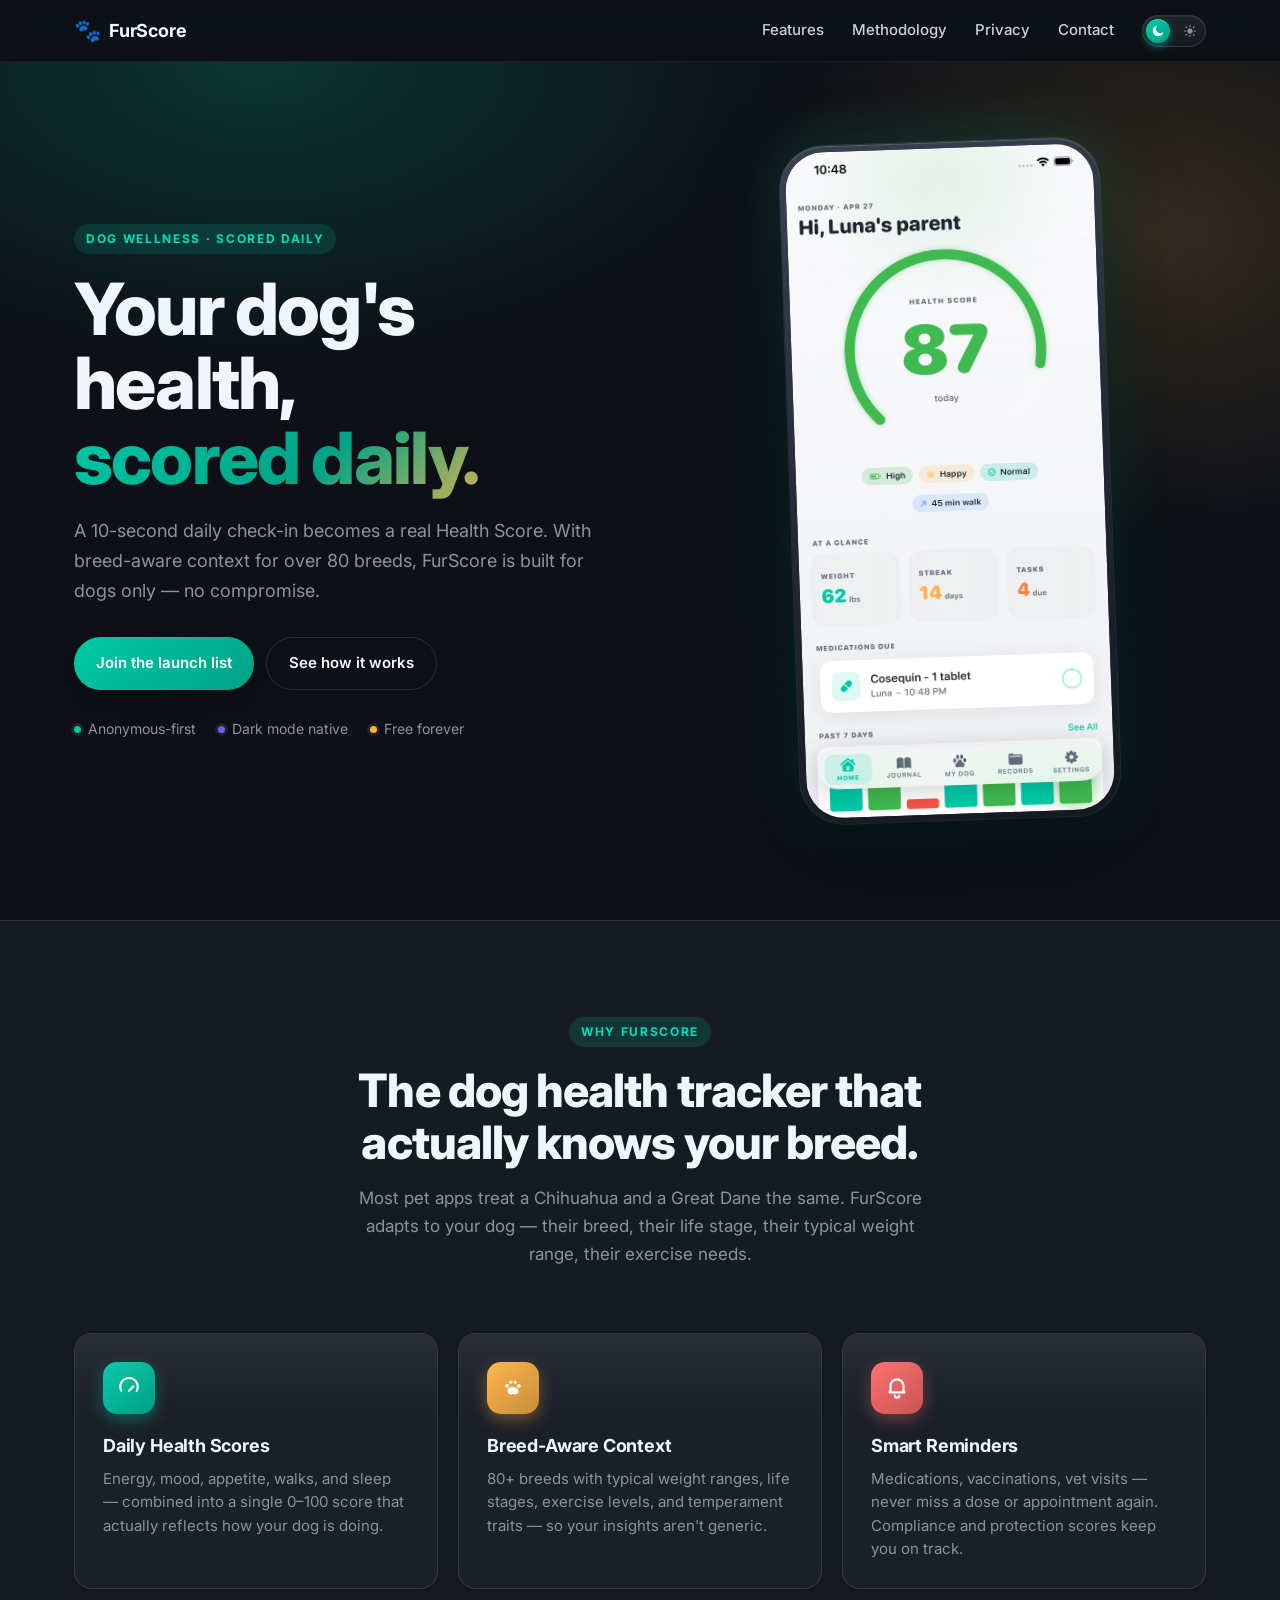
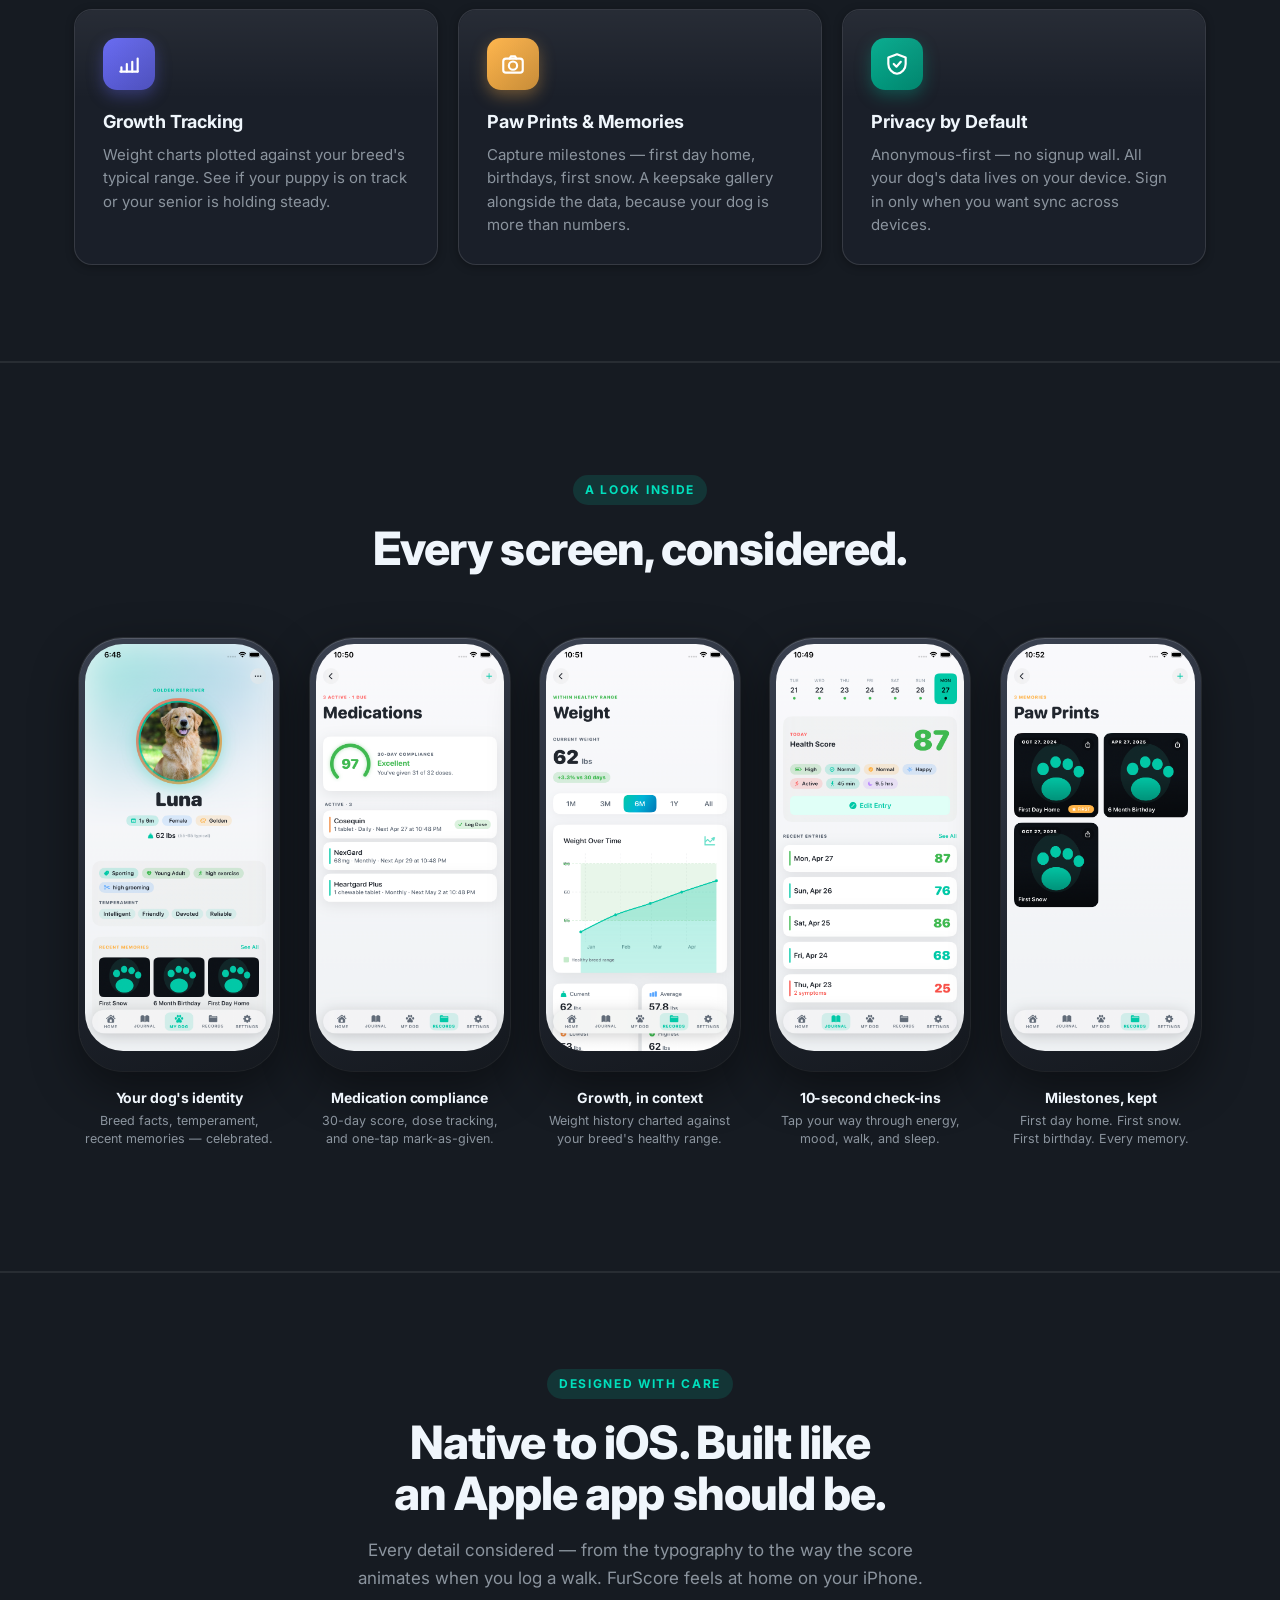
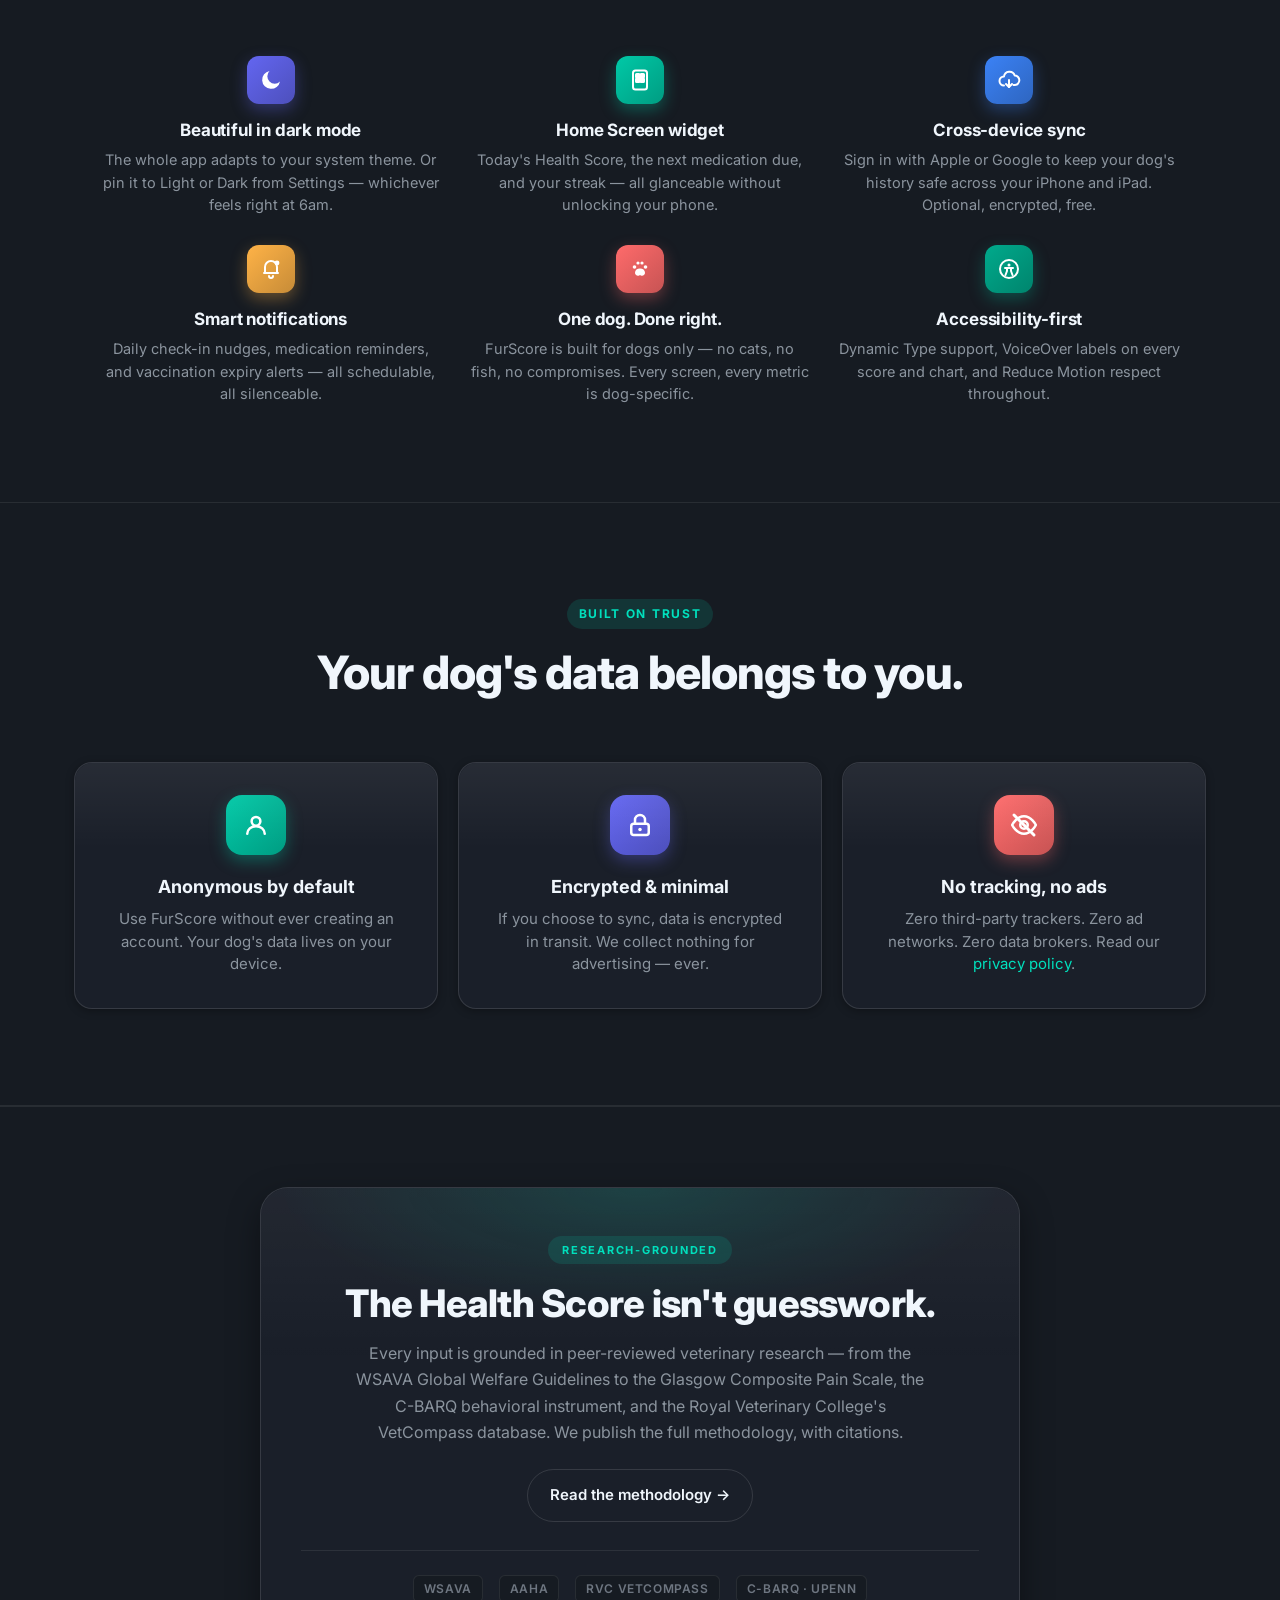
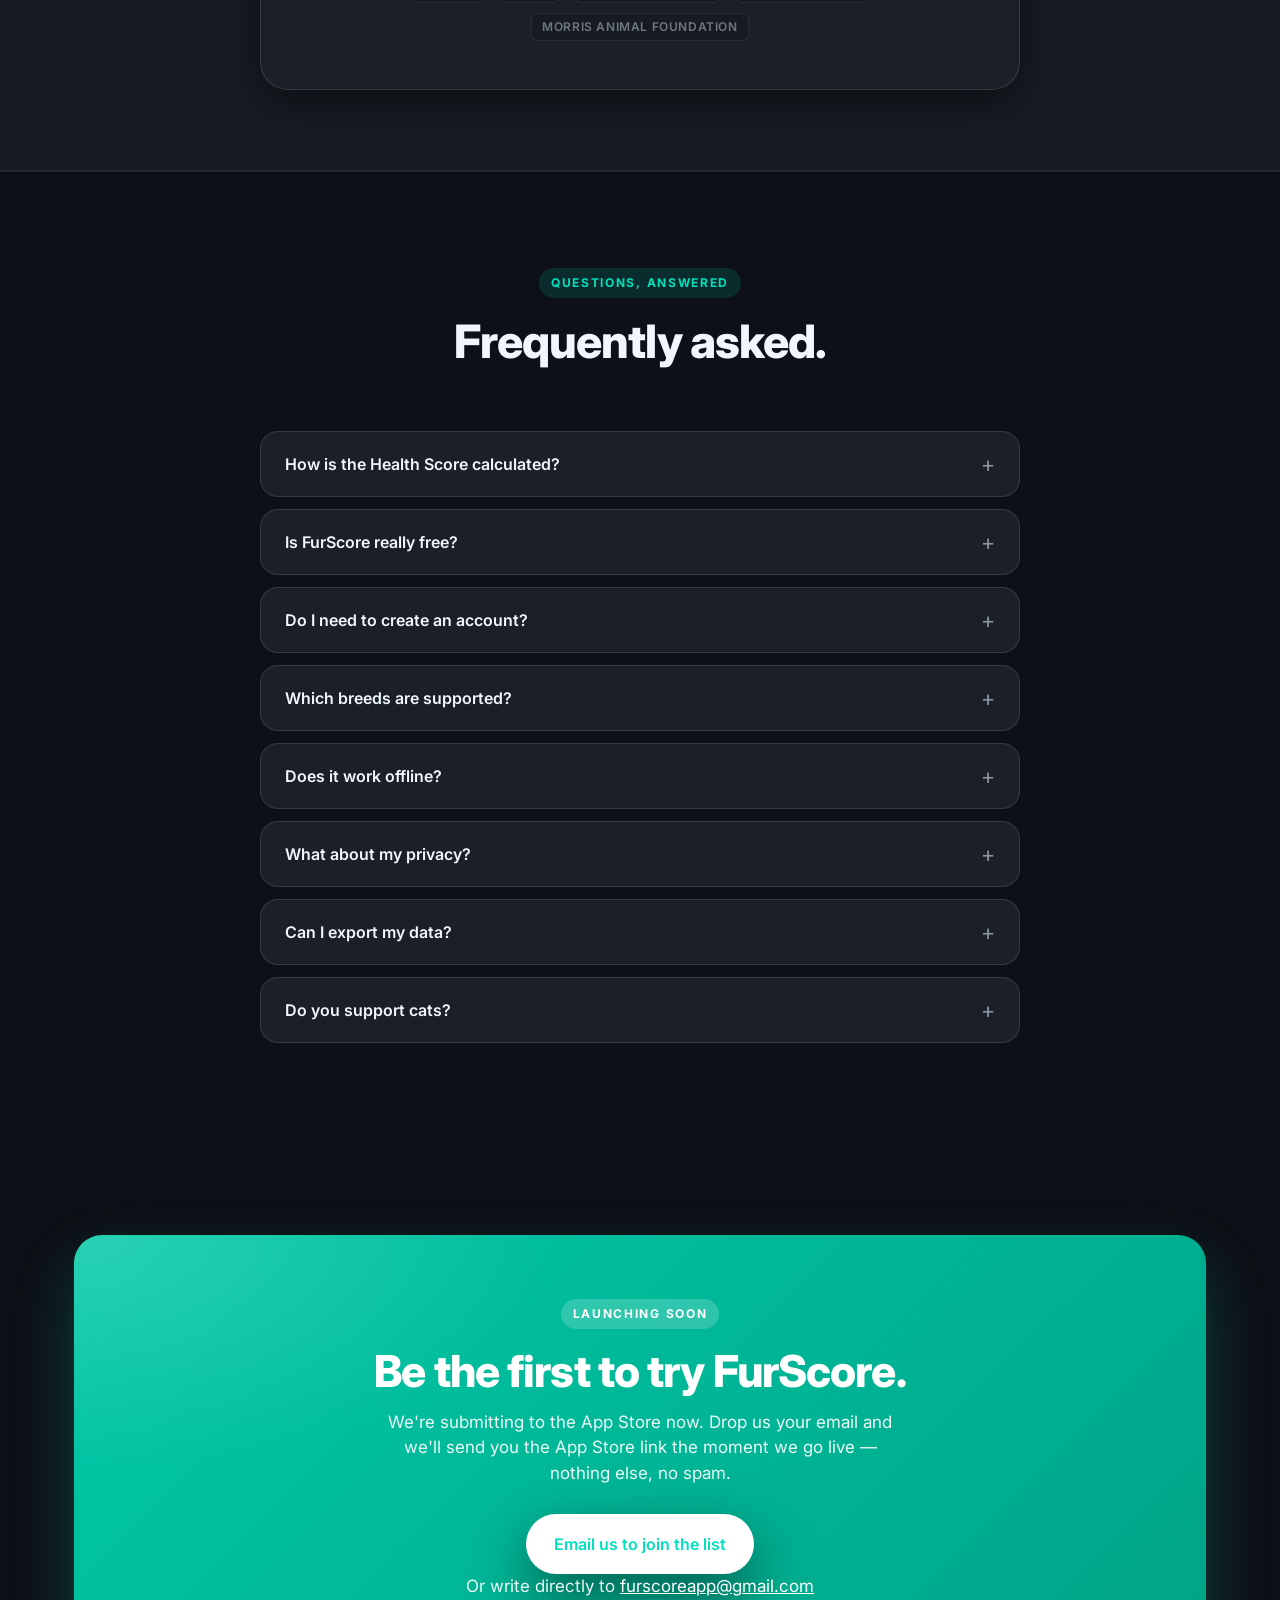
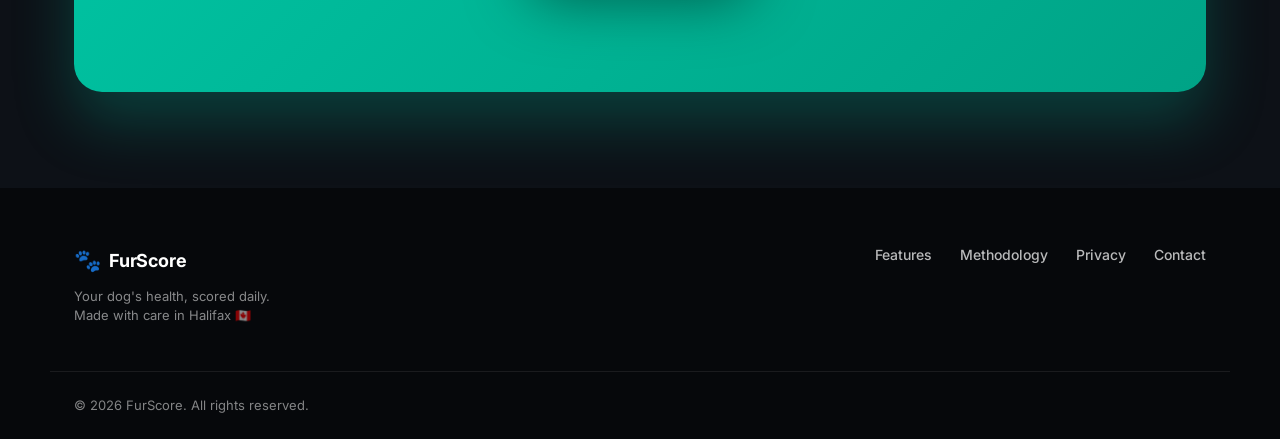
<file: index.html>
<!doctype html>
<html lang="en">
<head>
  <meta charset="utf-8">
  <meta name="viewport" content="width=device-width, initial-scale=1">
  <title>FurScore — Your dog's health, scored daily</title>
  <meta name="description" content="Track your dog's wellness in 10 seconds a day. A real Health Score, breed-aware insights, and smart reminders for meds and vaccines. Built for dogs only.">
  <meta name="theme-color" content="#0D1117">

  <!-- Set theme BEFORE the page renders to avoid a flash of the wrong theme. -->
  <script>
    (function() {
      try {
        var saved = localStorage.getItem('furscore-theme');
        if (saved === 'light' || saved === 'dark') {
          document.documentElement.setAttribute('data-theme', saved);
        }
        // No saved preference -> let CSS default (dark) take over.
      } catch (e) {}
    })();
  </script>

  <!-- Open Graph -->
  <meta property="og:title" content="FurScore — Your dog's health, scored daily">
  <meta property="og:description" content="Track your dog's wellness in 10 seconds a day. Breed-aware insights for 80+ breeds.">
  <meta property="og:image" content="assets/screenshots/02-home.png">
  <meta property="og:type" content="website">
  <meta property="og:url" content="https://kedar-k.github.io/furscore-site/">

  <link rel="preconnect" href="https://fonts.googleapis.com">
  <link rel="preconnect" href="https://fonts.gstatic.com" crossorigin>
  <link href="https://fonts.googleapis.com/css2?family=Inter:wght@400;500;600;700;800&display=swap" rel="stylesheet">
  <link rel="stylesheet" href="styles.css">
</head>
<body>

  <!-- Top nav -->
  <nav class="topnav">
    <div class="topnav-inner">
      <a href="/" class="brand">
        <span class="brand-mark">🐾</span>
        <span class="brand-name">FurScore</span>
      </a>
      <div class="topnav-links">
        <a href="#features">Features</a>
        <a href="methodology.html">Methodology</a>
        <a href="#privacy">Privacy</a>
        <a href="mailto:furscoreapp@gmail.com">Contact</a>
        <button class="theme-toggle" id="themeToggle" aria-label="Toggle theme" type="button">
          <svg class="icon-moon" viewBox="0 0 24 24" fill="currentColor" aria-hidden="true"><path d="M21 13.5A9 9 0 1 1 10.5 3a7 7 0 0 0 10.5 10.5z"/></svg>
          <svg class="icon-sun" viewBox="0 0 24 24" fill="none" stroke="currentColor" stroke-width="2" stroke-linecap="round" aria-hidden="true"><circle cx="12" cy="12" r="4.5" fill="currentColor" stroke="none"/><path d="M12 2.5v2M12 19.5v2M4.93 4.93l1.41 1.41M17.66 17.66l1.41 1.41M2.5 12h2M19.5 12h2M4.93 19.07l1.41-1.41M17.66 6.34l1.41-1.41"/></svg>
        </button>
      </div>
    </div>
  </nav>

  <!-- Hero -->
  <section class="hero">
    <div class="hero-bg" aria-hidden="true"></div>
    <div class="container hero-grid">
      <div class="hero-copy">
        <div class="eyebrow">DOG WELLNESS · SCORED DAILY</div>
        <h1>Your dog's health,<br><span class="grad-text">scored daily.</span></h1>
        <p class="lede">A 10-second daily check-in becomes a real Health Score. With breed-aware context for over 80 breeds, FurScore is built for dogs only — no compromise.</p>
        <div class="cta-row">
          <a href="#waitlist" class="btn btn-primary">Join the launch list</a>
          <a href="#features" class="btn btn-ghost">See how it works</a>
        </div>
        <div class="trust-row">
          <span class="trust-item"><span class="trust-dot" style="background:#00C9A7"></span>Anonymous-first</span>
          <span class="trust-item"><span class="trust-dot" style="background:#6366F1"></span>Dark mode native</span>
          <span class="trust-item"><span class="trust-dot" style="background:#FFB347"></span>Free forever</span>
        </div>
      </div>
      <div class="hero-phone">
        <div class="phone-frame">
          <img src="assets/screenshots/02-home.png" alt="FurScore home screen showing Luna's daily Health Score of 87" loading="eager">
        </div>
      </div>
    </div>
  </section>

  <!-- Features -->
  <section id="features" class="features">
    <div class="container">
      <div class="section-header">
        <div class="eyebrow">WHY FURSCORE</div>
        <h2>The dog health tracker that actually knows your breed.</h2>
        <p class="section-lede">Most pet apps treat a Chihuahua and a Great Dane the same. FurScore adapts to your dog — their breed, their life stage, their typical weight range, their exercise needs.</p>
      </div>

      <div class="feature-grid">
        <div class="feature-card">
          <div class="icon-tile" style="--tint:#00C9A7;">
            <svg viewBox="0 0 24 24" fill="none" stroke="white" stroke-width="2" stroke-linecap="round" stroke-linejoin="round"><path d="M4.93 14.5a8 8 0 1 1 14.14 0"/><path d="M12 14.5l4-4"/></svg>
          </div>
          <h3>Daily Health Scores</h3>
          <p>Energy, mood, appetite, walks, and sleep — combined into a single 0–100 score that actually reflects how your dog is doing.</p>
        </div>

        <div class="feature-card">
          <div class="icon-tile" style="--tint:#FFB347;">
            <svg viewBox="0 0 24 24" fill="white"><circle cx="6.5" cy="10" r="1.7"/><circle cx="10" cy="6.5" r="1.5"/><circle cx="14" cy="6.5" r="1.5"/><circle cx="17.5" cy="10" r="1.7"/><path d="M12 11c-2.8 0-5 1.6-5 4 0 1.7 1.4 3 3.2 3 .8 0 1.2-.5 1.8-.5s1 .5 1.8.5c1.8 0 3.2-1.3 3.2-3 0-2.4-2.2-4-5-4z"/></svg>
          </div>
          <h3>Breed-Aware Context</h3>
          <p>80+ breeds with typical weight ranges, life stages, exercise levels, and temperament traits — so your insights aren't generic.</p>
        </div>

        <div class="feature-card">
          <div class="icon-tile" style="--tint:#FF6B6B;">
            <svg viewBox="0 0 24 24" fill="none" stroke="white" stroke-width="2" stroke-linecap="round" stroke-linejoin="round"><path d="M6 16V10a6 6 0 1 1 12 0v6"/><path d="M5 16h14"/><path d="M10 19a2 2 0 0 0 4 0"/></svg>
          </div>
          <h3>Smart Reminders</h3>
          <p>Medications, vaccinations, vet visits — never miss a dose or appointment again. Compliance and protection scores keep you on track.</p>
        </div>

        <div class="feature-card">
          <div class="icon-tile" style="--tint:#6366F1;">
            <svg viewBox="0 0 24 24" fill="none" stroke="white" stroke-width="2" stroke-linecap="round" stroke-linejoin="round"><path d="M4 19h16"/><path d="M5 19v-4M10 19v-7M15 19v-9M20 19V7"/></svg>
          </div>
          <h3>Growth Tracking</h3>
          <p>Weight charts plotted against your breed's typical range. See if your puppy is on track or your senior is holding steady.</p>
        </div>

        <div class="feature-card">
          <div class="icon-tile" style="--tint:#FFB347;">
            <svg viewBox="0 0 24 24" fill="none" stroke="white" stroke-width="2" stroke-linecap="round" stroke-linejoin="round"><rect x="3" y="7" width="18" height="13" rx="2.5"/><circle cx="12" cy="13.5" r="3.8"/><path d="M9 7l1-2h4l1 2"/></svg>
          </div>
          <h3>Paw Prints &amp; Memories</h3>
          <p>Capture milestones — first day home, birthdays, first snow. A keepsake gallery alongside the data, because your dog is more than numbers.</p>
        </div>

        <div class="feature-card">
          <div class="icon-tile" style="--tint:#00aa8c;">
            <svg viewBox="0 0 24 24" fill="none" stroke="white" stroke-width="2" stroke-linecap="round" stroke-linejoin="round"><path d="M12 3l8 3v6c0 4.5-3.4 8.4-8 9-4.6-.6-8-4.5-8-9V6l8-3z"/><path d="M9 12l2.5 2.5L15.5 10"/></svg>
          </div>
          <h3>Privacy by Default</h3>
          <p>Anonymous-first — no signup wall. All your dog's data lives on your device. Sign in only when you want sync across devices.</p>
        </div>
      </div>
    </div>
  </section>

  <!-- Showcase -->
  <section class="showcase">
    <div class="container">
      <div class="section-header">
        <div class="eyebrow">A LOOK INSIDE</div>
        <h2>Every screen, considered.</h2>
      </div>

      <div class="showcase-strip">
        <figure class="showcase-item">
          <div class="phone-frame phone-frame-sm">
            <img src="assets/screenshots/03-mydog.png" alt="My Dog screen showing Luna with breed facts and recent memories">
          </div>
          <figcaption>
            <strong>Your dog's identity</strong>
            <span>Breed facts, temperament, recent memories — celebrated.</span>
          </figcaption>
        </figure>

        <figure class="showcase-item">
          <div class="phone-frame phone-frame-sm">
            <img src="assets/screenshots/06-medications.png" alt="Medications screen with 30-day compliance score of 97">
          </div>
          <figcaption>
            <strong>Medication compliance</strong>
            <span>30-day score, dose tracking, and one-tap mark-as-given.</span>
          </figcaption>
        </figure>

        <figure class="showcase-item">
          <div class="phone-frame phone-frame-sm">
            <img src="assets/screenshots/08-weight.png" alt="Weight chart showing 6-month growth with breed-typical range overlay">
          </div>
          <figcaption>
            <strong>Growth, in context</strong>
            <span>Weight history charted against your breed's healthy range.</span>
          </figcaption>
        </figure>

        <figure class="showcase-item">
          <div class="phone-frame phone-frame-sm">
            <img src="assets/screenshots/04-journal.png" alt="Daily Journal screen with this week's logs and recent entries">
          </div>
          <figcaption>
            <strong>10-second check-ins</strong>
            <span>Tap your way through energy, mood, walk, and sleep.</span>
          </figcaption>
        </figure>

        <figure class="showcase-item">
          <div class="phone-frame phone-frame-sm">
            <img src="assets/screenshots/09-pawprints.png" alt="Paw Prints memory gallery">
          </div>
          <figcaption>
            <strong>Milestones, kept</strong>
            <span>First day home. First snow. First birthday. Every memory.</span>
          </figcaption>
        </figure>
      </div>
    </div>
  </section>

  <!-- Designed with care -->
  <section class="craft-section">
    <div class="container">
      <div class="section-header">
        <div class="eyebrow">DESIGNED WITH CARE</div>
        <h2>Native to iOS. Built like an Apple app should be.</h2>
        <p class="section-lede">Every detail considered — from the typography to the way the score animates when you log a walk. FurScore feels at home on your iPhone.</p>
      </div>

      <div class="craft-grid">
        <div class="craft-item">
          <div class="icon-tile icon-tile-sm" style="--tint:#6366F1;">
            <svg viewBox="0 0 24 24" fill="white"><path d="M21 13.5A9 9 0 1 1 10.5 3a7 7 0 0 0 10.5 10.5z"/></svg>
          </div>
          <h4>Beautiful in dark mode</h4>
          <p>The whole app adapts to your system theme. Or pin it to Light or Dark from Settings — whichever feels right at 6am.</p>
        </div>
        <div class="craft-item">
          <div class="icon-tile icon-tile-sm" style="--tint:#00C9A7;">
            <svg viewBox="0 0 24 24" fill="none" stroke="white" stroke-width="2" stroke-linecap="round" stroke-linejoin="round"><rect x="5" y="2.5" width="14" height="19" rx="2.5"/><rect x="8" y="6" width="3.5" height="3.5" rx="0.6" fill="white"/><rect x="12.5" y="6" width="3.5" height="3.5" rx="0.6" fill="white"/><rect x="8" y="10.5" width="3.5" height="3.5" rx="0.6" fill="white"/><rect x="12.5" y="10.5" width="3.5" height="3.5" rx="0.6" fill="white"/></svg>
          </div>
          <h4>Home Screen widget</h4>
          <p>Today's Health Score, the next medication due, and your streak — all glanceable without unlocking your phone.</p>
        </div>
        <div class="craft-item">
          <div class="icon-tile icon-tile-sm" style="--tint:#3B82F6;">
            <svg viewBox="0 0 24 24" fill="none" stroke="white" stroke-width="2" stroke-linecap="round" stroke-linejoin="round"><path d="M7 17.5a4.5 4.5 0 0 1 0-9 5.5 5.5 0 0 1 10.7-1A4 4 0 0 1 17.5 17h-1"/><path d="M12 12v7"/><path d="M9 16l3 3 3-3"/></svg>
          </div>
          <h4>Cross-device sync</h4>
          <p>Sign in with Apple or Google to keep your dog's history safe across your iPhone and iPad. Optional, encrypted, free.</p>
        </div>
        <div class="craft-item">
          <div class="icon-tile icon-tile-sm" style="--tint:#FFB347;">
            <svg viewBox="0 0 24 24" fill="none" stroke="white" stroke-width="2" stroke-linecap="round" stroke-linejoin="round"><path d="M6 16V10a6 6 0 1 1 12 0v6"/><path d="M5 16h14"/><path d="M10 19a2 2 0 0 0 4 0"/><circle cx="18" cy="6" r="2.4" fill="white" stroke="none"/></svg>
          </div>
          <h4>Smart notifications</h4>
          <p>Daily check-in nudges, medication reminders, and vaccination expiry alerts — all schedulable, all silenceable.</p>
        </div>
        <div class="craft-item">
          <div class="icon-tile icon-tile-sm" style="--tint:#FF6B6B;">
            <svg viewBox="0 0 24 24" fill="white"><circle cx="6.5" cy="10" r="1.8"/><circle cx="10" cy="6" r="1.6"/><circle cx="14" cy="6" r="1.6"/><circle cx="17.5" cy="10" r="1.8"/><path d="M12 11.5c-2.8 0-5 1.6-5 4.2 0 1.6 1.3 3 3 3 .9 0 1.2-.5 2-.5s1.1.5 2 .5c1.7 0 3-1.4 3-3 0-2.6-2.2-4.2-5-4.2z"/></svg>
          </div>
          <h4>One dog. Done right.</h4>
          <p>FurScore is built for dogs only — no cats, no fish, no compromises. Every screen, every metric is dog-specific.</p>
        </div>
        <div class="craft-item">
          <div class="icon-tile icon-tile-sm" style="--tint:#00aa8c;">
            <svg viewBox="0 0 24 24" fill="none" stroke="white" stroke-width="2" stroke-linecap="round" stroke-linejoin="round"><circle cx="12" cy="12" r="9"/><circle cx="12" cy="8" r="1.5" fill="white" stroke="none"/><path d="M8 11h8M10 11v3l-1.5 4M14 11v3l1.5 4"/></svg>
          </div>
          <h4>Accessibility-first</h4>
          <p>Dynamic Type support, VoiceOver labels on every score and chart, and Reduce Motion respect throughout.</p>
        </div>
      </div>
    </div>
  </section>

  <!-- Privacy / Trust -->
  <section id="privacy" class="trust-section">
    <div class="container">
      <div class="section-header">
        <div class="eyebrow">BUILT ON TRUST</div>
        <h2>Your dog's data belongs to you.</h2>
      </div>

      <div class="trust-grid">
        <div class="trust-card">
          <div class="icon-tile icon-tile-lg" style="--tint:#00C9A7;">
            <svg viewBox="0 0 24 24" fill="none" stroke="white" stroke-width="2" stroke-linecap="round" stroke-linejoin="round"><circle cx="12" cy="9" r="3.5"/><path d="M5 19c0-3.5 3.1-6 7-6s7 2.5 7 6"/></svg>
          </div>
          <h3>Anonymous by default</h3>
          <p>Use FurScore without ever creating an account. Your dog's data lives on your device.</p>
        </div>
        <div class="trust-card">
          <div class="icon-tile icon-tile-lg" style="--tint:#6366F1;">
            <svg viewBox="0 0 24 24" fill="none" stroke="white" stroke-width="2" stroke-linecap="round" stroke-linejoin="round"><rect x="5" y="11" width="14" height="9" rx="2"/><path d="M8 11V8a4 4 0 0 1 8 0v3"/><circle cx="12" cy="15.5" r="1.4" fill="white" stroke="none"/></svg>
          </div>
          <h3>Encrypted &amp; minimal</h3>
          <p>If you choose to sync, data is encrypted in transit. We collect nothing for advertising — ever.</p>
        </div>
        <div class="trust-card">
          <div class="icon-tile icon-tile-lg" style="--tint:#FF6B6B;">
            <svg viewBox="0 0 24 24" fill="none" stroke="white" stroke-width="2" stroke-linecap="round" stroke-linejoin="round"><path d="M2.5 12s3.5-7 9.5-7 9.5 7 9.5 7-3.5 7-9.5 7-9.5-7-9.5-7z"/><circle cx="12" cy="12" r="3"/><path d="M4 4l16 16" stroke-width="2.4"/></svg>
          </div>
          <h3>No tracking, no ads</h3>
          <p>Zero third-party trackers. Zero ad networks. Zero data brokers. Read our <a href="privacy.html">privacy policy</a>.</p>
        </div>
      </div>
    </div>
  </section>

  <!-- Methodology callout — credibility moment between trust and FAQ -->
  <section class="methodology-callout">
    <div class="container">
      <div class="callout-card">
        <div class="callout-eyebrow">RESEARCH-GROUNDED</div>
        <h2>The Health Score isn't guesswork.</h2>
        <p>Every input is grounded in peer-reviewed veterinary research — from the WSAVA Global Welfare Guidelines to the Glasgow Composite Pain Scale, the C-BARQ behavioral instrument, and the Royal Veterinary College's VetCompass database. We publish the full methodology, with citations.</p>
        <a href="methodology.html" class="btn btn-ghost btn-callout">Read the methodology →</a>
        <div class="callout-citations">
          <span>WSAVA</span>
          <span>AAHA</span>
          <span>RVC VetCompass</span>
          <span>C-BARQ · UPenn</span>
          <span>Morris Animal Foundation</span>
        </div>
      </div>
    </div>
  </section>

  <!-- FAQ -->
  <section class="faq-section">
    <div class="container">
      <div class="section-header">
        <div class="eyebrow">QUESTIONS, ANSWERED</div>
        <h2>Frequently asked.</h2>
      </div>

      <div class="faq-list">
        <details class="faq-item">
          <summary>How is the Health Score calculated?</summary>
          <p>It's a weighted average of five owner-observable wellness signals — energy, appetite, stool quality, mood, and activity — minus a per-symptom penalty. Every input is grounded in published veterinary research (WSAVA, AAHA, the Glasgow Composite Pain Scale, C-BARQ). We publish the full formula with citations on the <a href="methodology.html">methodology page</a>.</p>
        </details>

        <details class="faq-item">
          <summary>Is FurScore really free?</summary>
          <p>Yes — every feature, no ads, no paywall, no usage limits. No hidden "Pro" tier. We may add optional premium features in the future, but the core (daily logging, scoring, breed insights, reminders, sync) will always be free.</p>
        </details>

        <details class="faq-item">
          <summary>Do I need to create an account?</summary>
          <p>No. FurScore is anonymous-first — open the app and start logging. If you want to sync across devices or back up your dog's history, you can sign in with Apple or Google. Your existing entries migrate automatically.</p>
        </details>

        <details class="faq-item">
          <summary>Which breeds are supported?</summary>
          <p>80+ breeds out of the box including Goldens, Labs, Frenchies, German Shepherds, Poodles, Doodles, Huskies, Bulldogs, and more. Mixed-breed dogs are fully supported too — you'll still get all health tracking, just without breed-specific insights.</p>
        </details>

        <details class="faq-item">
          <summary>Does it work offline?</summary>
          <p>Completely. Every feature works without internet. Sync happens in the background when you're online (and only if you're signed in).</p>
        </details>

        <details class="faq-item">
          <summary>What about my privacy?</summary>
          <p>FurScore collects nothing for advertising — no trackers, no analytics SDKs, no data brokers. Anonymous use stores everything locally on your device. Signed-in use stores your data in our encrypted Supabase backend, accessible only to you. Read the full <a href="privacy.html">privacy policy</a>.</p>
        </details>

        <details class="faq-item">
          <summary>Can I export my data?</summary>
          <p>Yes — Settings → Export Data gives you a full JSON backup of every dog, journal entry, weight, medication, vaccination, vet visit, and paw print. Take it anywhere.</p>
        </details>

        <details class="faq-item">
          <summary>Do you support cats?</summary>
          <p>Not today, no. FurScore is intentionally dog-only. Cats deserve their own purpose-built app — and we wanted to do dogs really, really well first.</p>
        </details>
      </div>
    </div>
  </section>

  <!-- Waitlist CTA -->
  <section id="waitlist" class="waitlist">
    <div class="container">
      <div class="waitlist-card">
        <div class="eyebrow eyebrow-light">LAUNCHING SOON</div>
        <h2>Be the first to try FurScore.</h2>
        <p>We're submitting to the App Store now. Drop us your email and we'll send you the App Store link the moment we go live — nothing else, no spam.</p>
        <a href="mailto:furscoreapp@gmail.com?subject=FurScore%20launch%20list&body=Hi%20Kedar%2C%20please%20add%20me%20to%20the%20FurScore%20launch%20list.%20My%20dog%27s%20breed%20is%20___." class="btn btn-primary btn-lg">Email us to join the list</a>
        <p class="muted-tiny">Or write directly to <a href="mailto:furscoreapp@gmail.com">furscoreapp@gmail.com</a></p>
      </div>
    </div>
  </section>

  <!-- Footer -->
  <footer class="site-footer">
    <div class="container footer-grid">
      <div>
        <div class="brand">
          <span class="brand-mark">🐾</span>
          <span class="brand-name">FurScore</span>
        </div>
        <p class="muted-tiny">Your dog's health, scored daily.<br>Made with care in Halifax 🇨🇦</p>
      </div>
      <div class="footer-links">
        <a href="#features">Features</a>
        <a href="methodology.html">Methodology</a>
        <a href="privacy.html">Privacy</a>
        <a href="mailto:furscoreapp@gmail.com">Contact</a>
      </div>
    </div>
    <div class="container copyline">
      <span>© 2026 FurScore. All rights reserved.</span>
    </div>
  </footer>

  <script>
    (function() {
      var btn = document.getElementById('themeToggle');
      if (!btn) return;
      btn.addEventListener('click', function() {
        var current = document.documentElement.getAttribute('data-theme') || 'dark';
        var next = current === 'dark' ? 'light' : 'dark';
        document.documentElement.setAttribute('data-theme', next);
        try { localStorage.setItem('furscore-theme', next); } catch (e) {}
      });
    })();
  </script>

</body>
</html>
</file>
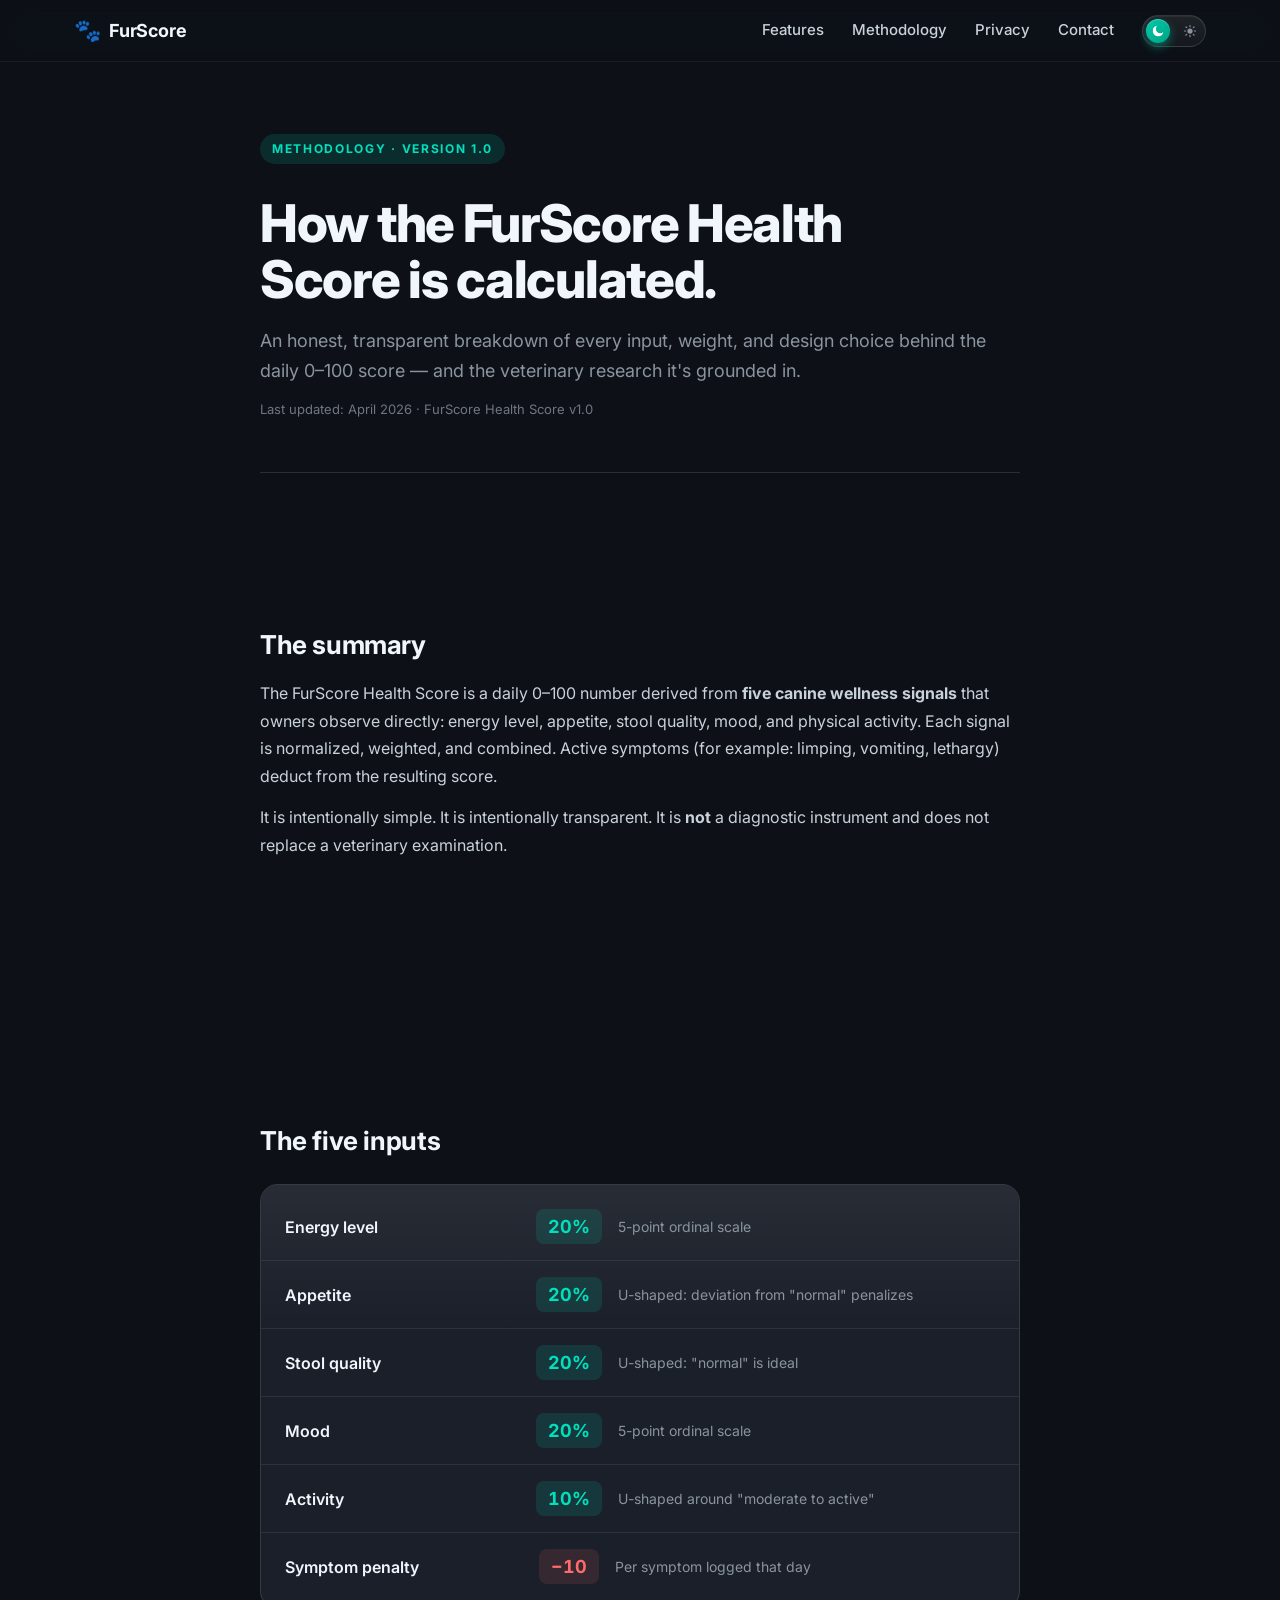
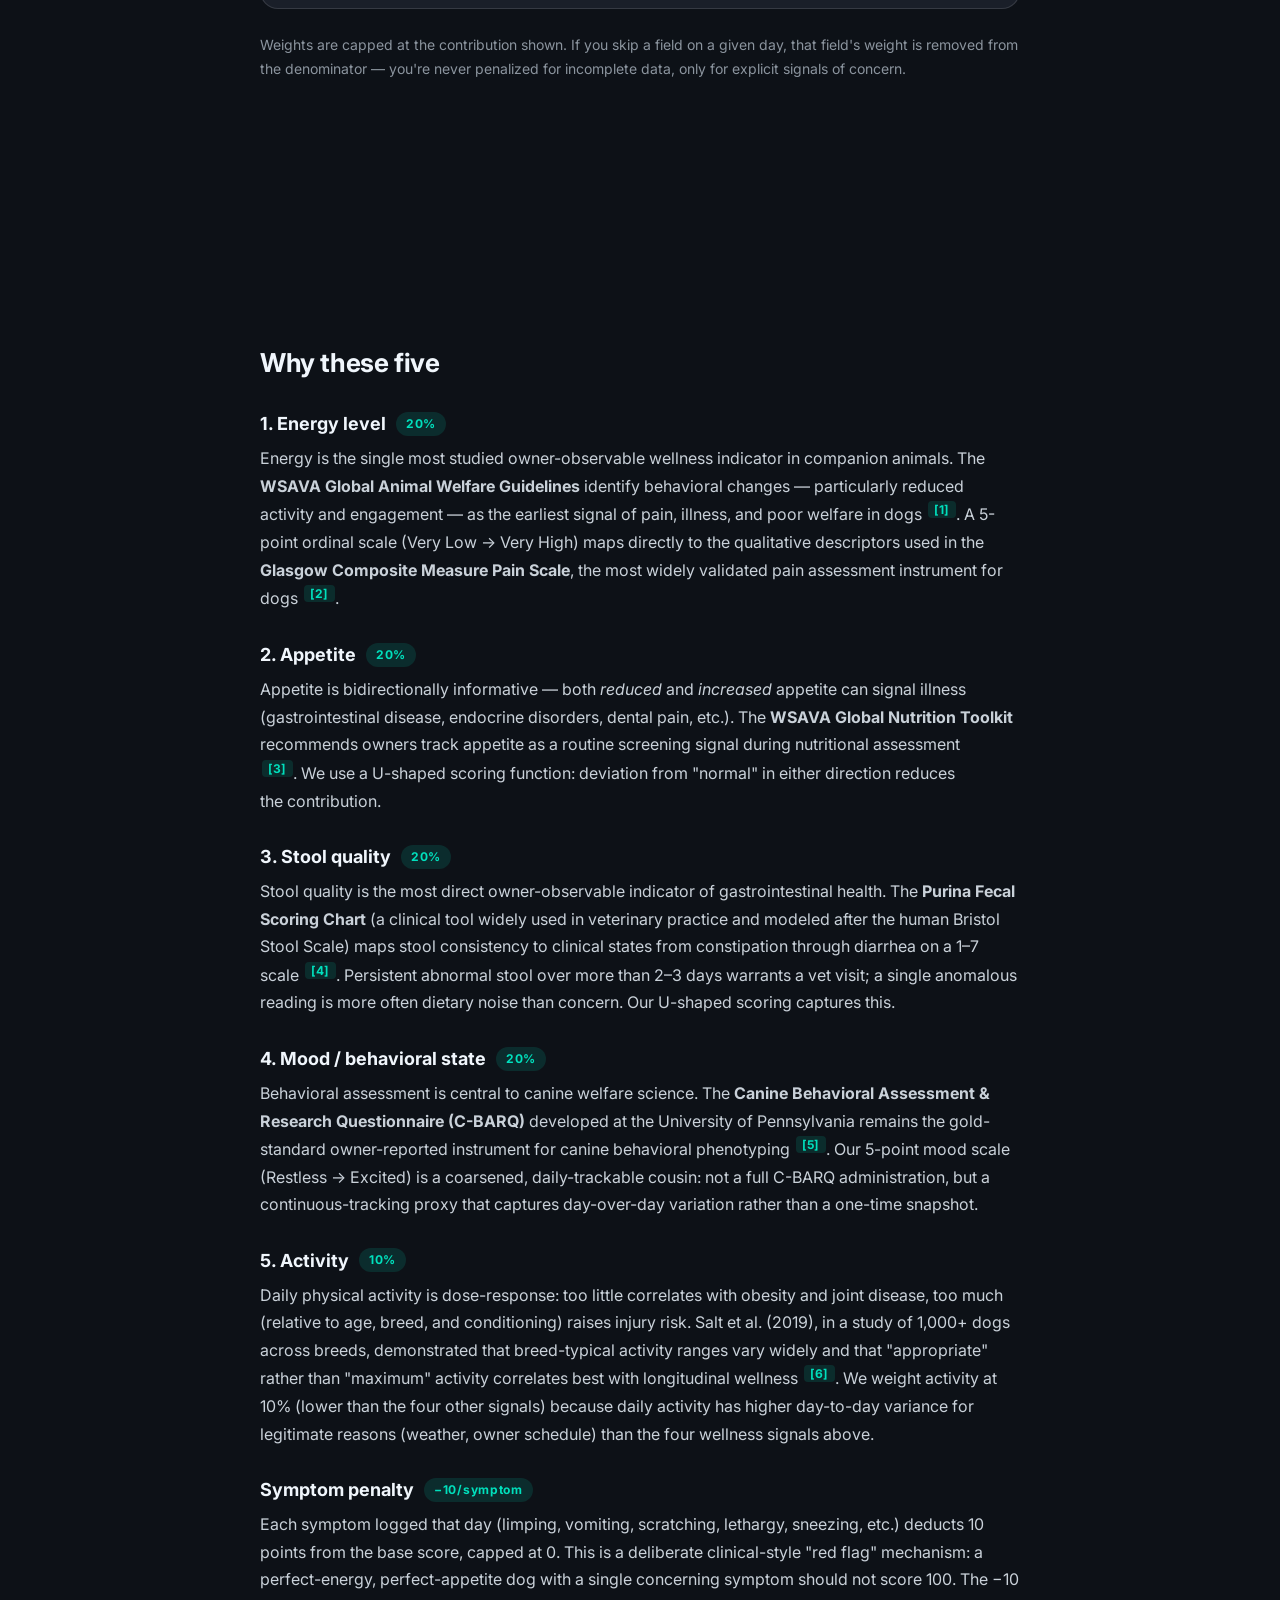
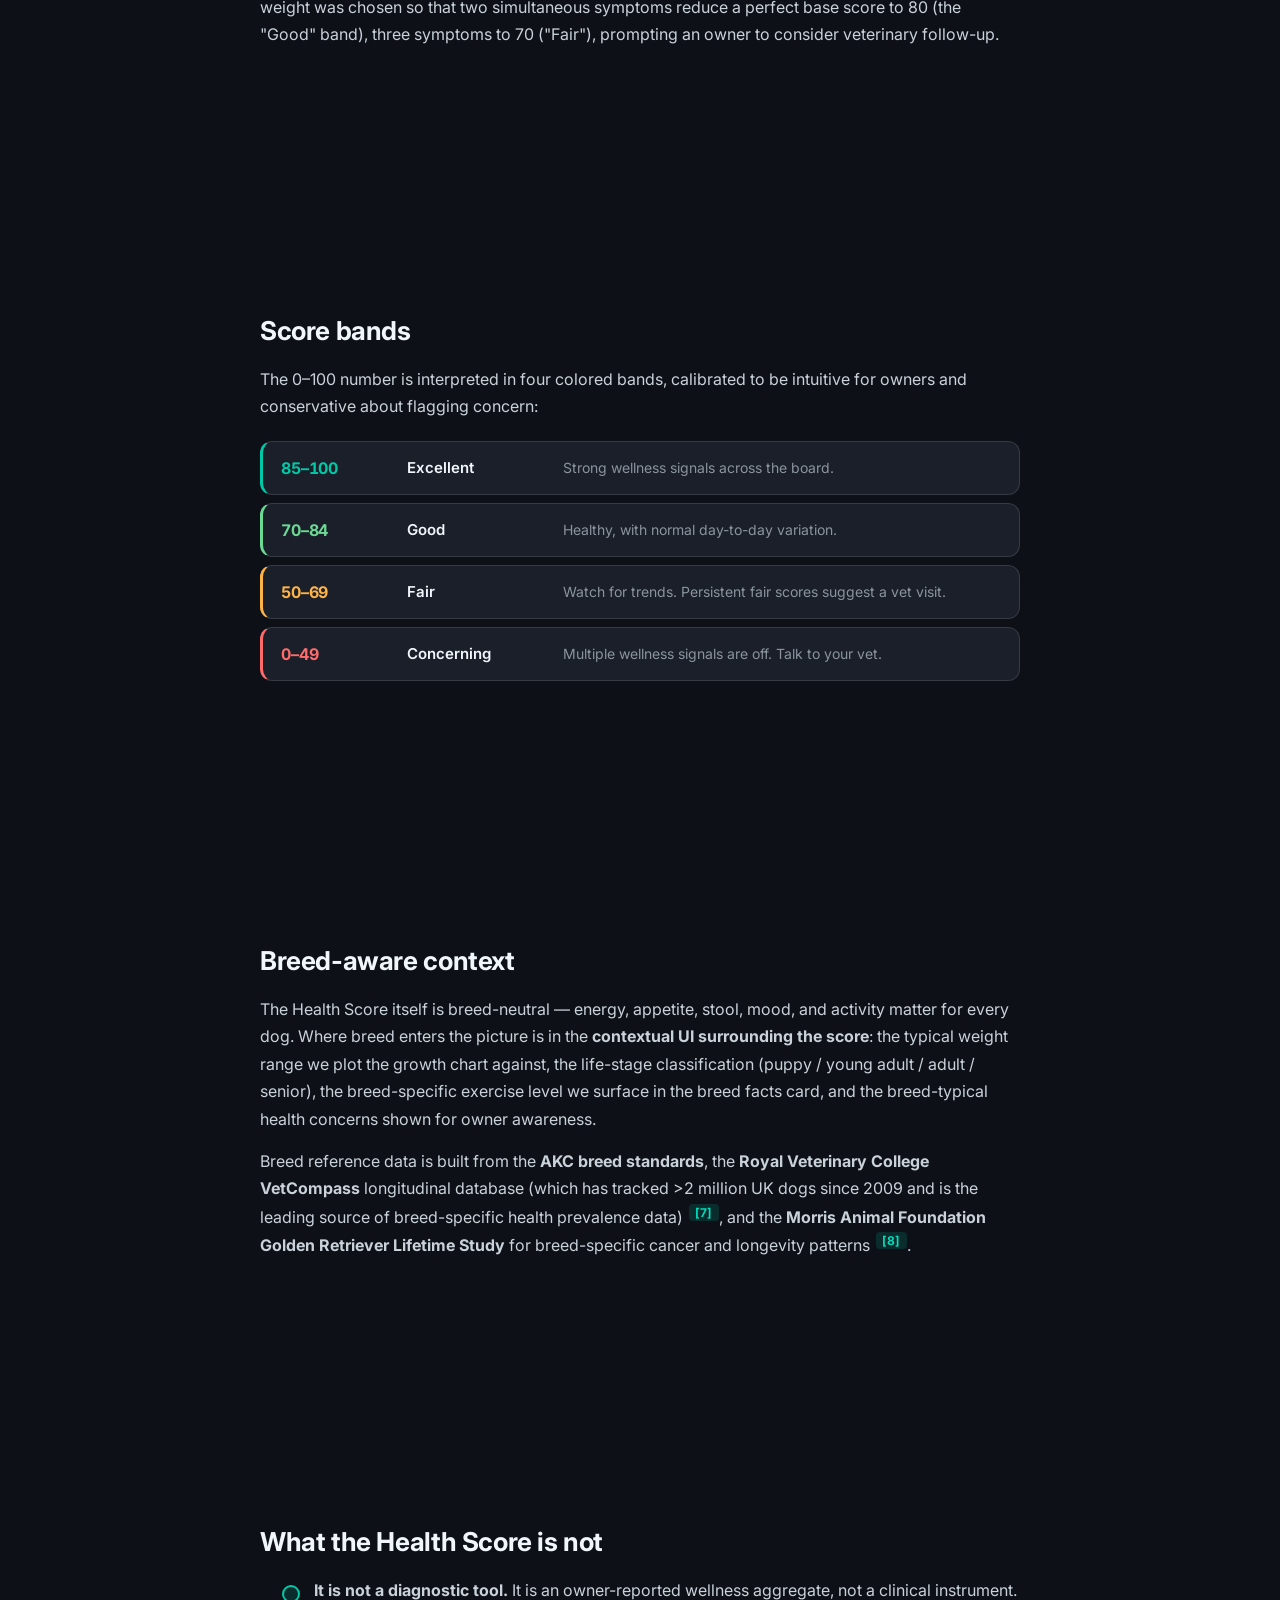
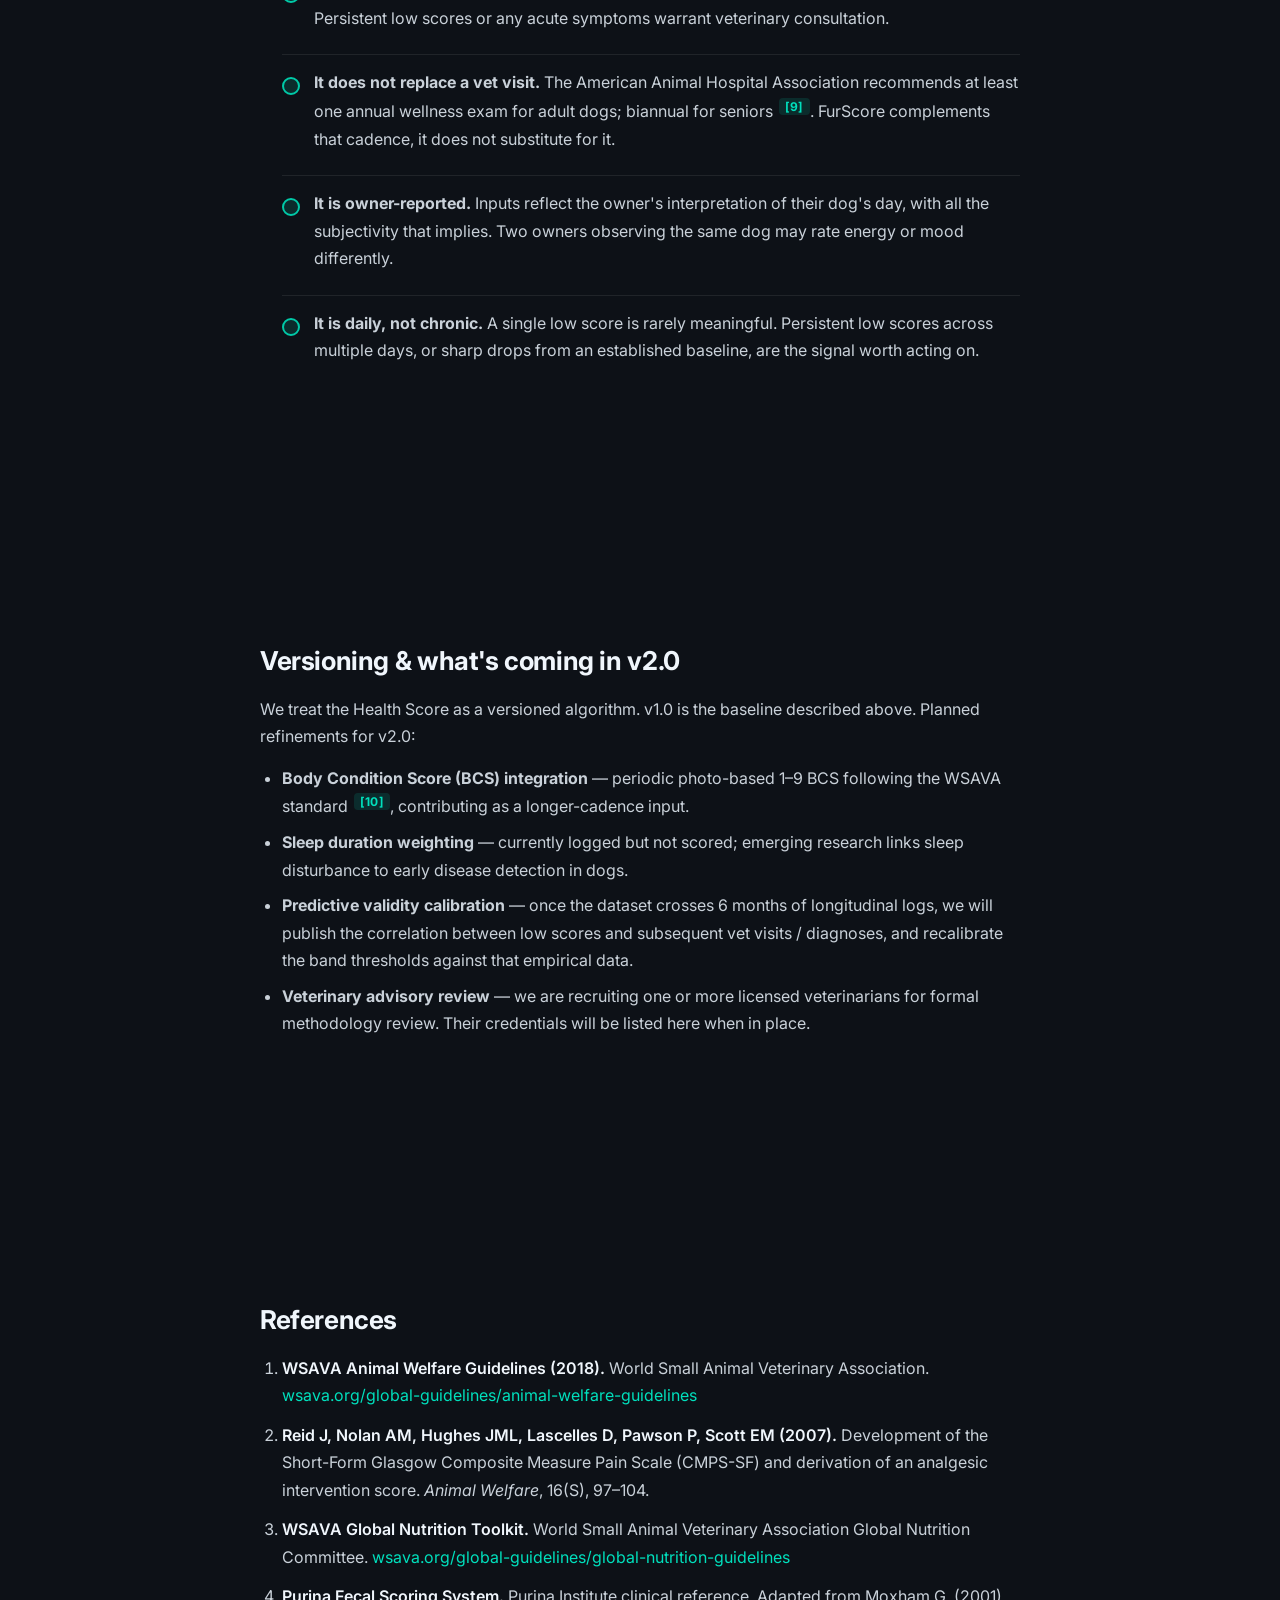
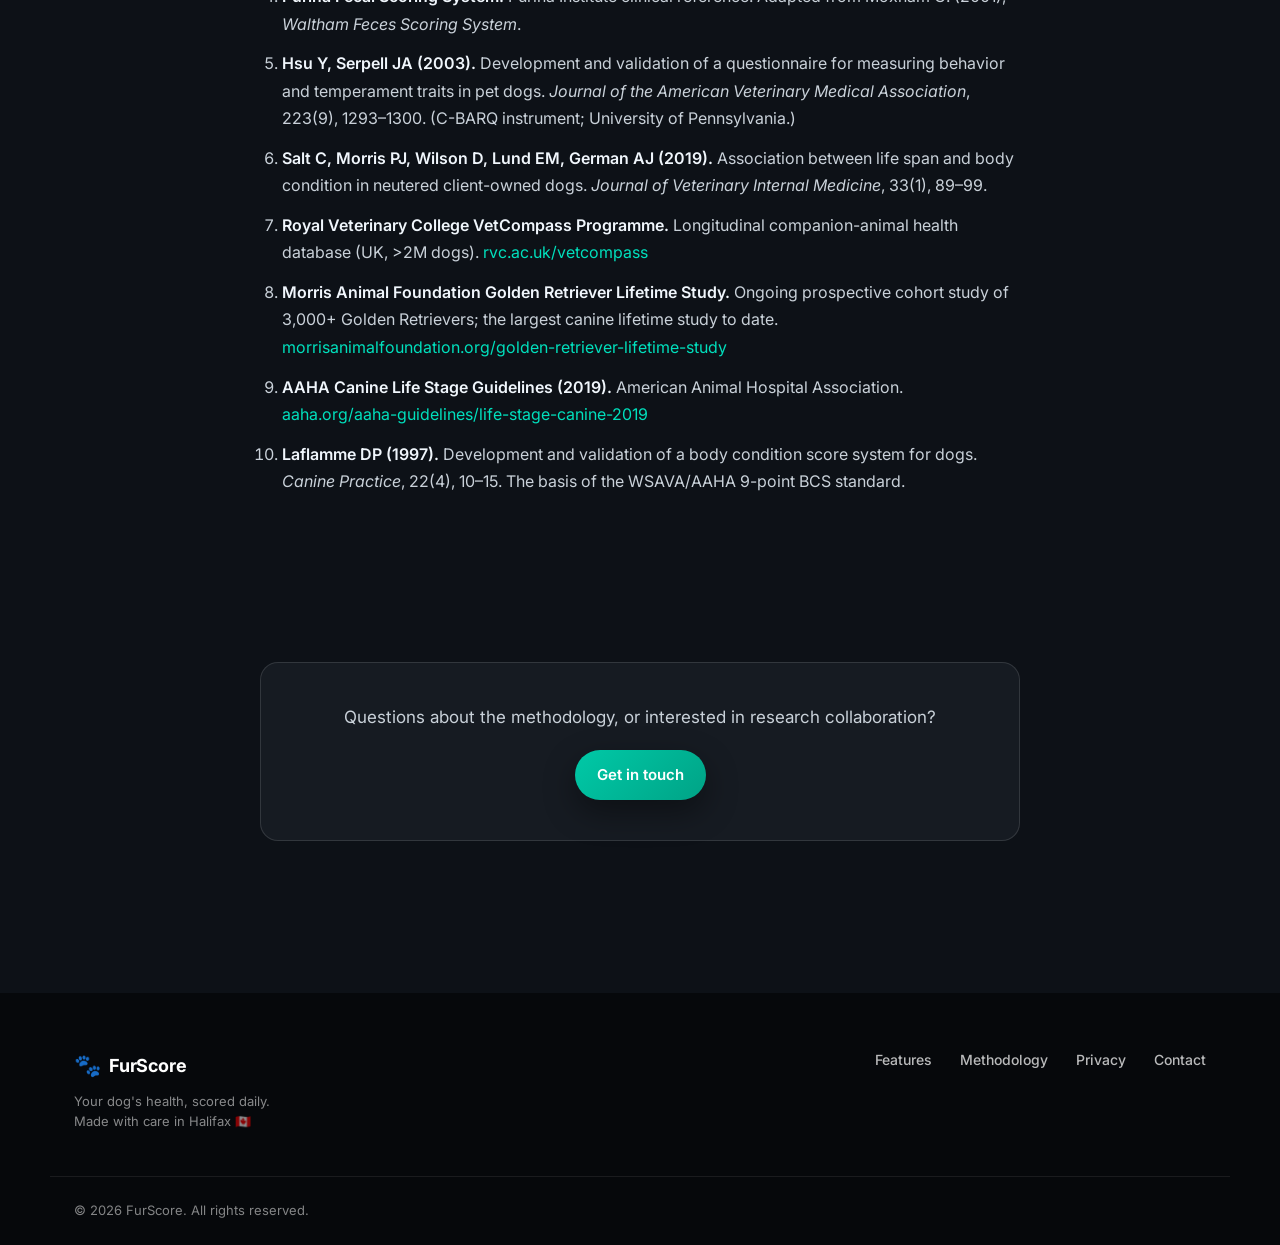
<file: methodology.html>
<!doctype html>
<html lang="en">
<head>
  <meta charset="utf-8">
  <meta name="viewport" content="width=device-width, initial-scale=1">
  <title>FurScore Health Score — Methodology v1.0</title>
  <meta name="description" content="How the FurScore Health Score is calculated. A transparent, research-grounded methodology for daily canine wellness scoring.">
  <meta name="theme-color" content="#0D1117">

  <script>
    (function() {
      try {
        var saved = localStorage.getItem('furscore-theme');
        if (saved === 'light' || saved === 'dark') {
          document.documentElement.setAttribute('data-theme', saved);
        }
      } catch (e) {}
    })();
  </script>

  <link rel="preconnect" href="https://fonts.googleapis.com">
  <link rel="preconnect" href="https://fonts.gstatic.com" crossorigin>
  <link href="https://fonts.googleapis.com/css2?family=Inter:wght@400;500;600;700;800&display=swap" rel="stylesheet">
  <link rel="stylesheet" href="styles.css">
</head>
<body>

  <!-- Top nav -->
  <nav class="topnav">
    <div class="topnav-inner">
      <a href="/" class="brand">
        <span class="brand-mark">🐾</span>
        <span class="brand-name">FurScore</span>
      </a>
      <div class="topnav-links">
        <a href="index.html#features">Features</a>
        <a href="methodology.html">Methodology</a>
        <a href="index.html#privacy">Privacy</a>
        <a href="mailto:furscoreapp@gmail.com">Contact</a>
        <button class="theme-toggle" id="themeToggle" aria-label="Toggle theme" type="button">
          <svg class="icon-moon" viewBox="0 0 24 24" fill="currentColor" aria-hidden="true"><path d="M21 13.5A9 9 0 1 1 10.5 3a7 7 0 0 0 10.5 10.5z"/></svg>
          <svg class="icon-sun" viewBox="0 0 24 24" fill="none" stroke="currentColor" stroke-width="2" stroke-linecap="round" aria-hidden="true"><circle cx="12" cy="12" r="4.5" fill="currentColor" stroke="none"/><path d="M12 2.5v2M12 19.5v2M4.93 4.93l1.41 1.41M17.66 17.66l1.41 1.41M2.5 12h2M19.5 12h2M4.93 19.07l1.41-1.41M17.66 6.34l1.41-1.41"/></svg>
        </button>
      </div>
    </div>
  </nav>

  <article class="doc">
    <div class="doc-inner">

      <header class="doc-header">
        <div class="eyebrow">METHODOLOGY · VERSION 1.0</div>
        <h1>How the FurScore Health Score is calculated.</h1>
        <p class="lede">An honest, transparent breakdown of every input, weight, and design choice behind the daily 0–100 score — and the veterinary research it's grounded in.</p>
        <p class="muted-tiny">Last updated: April 2026 · FurScore Health Score v1.0</p>
      </header>

      <section class="doc-section">
        <h2>The summary</h2>
        <p>The FurScore Health Score is a daily 0–100 number derived from <strong>five canine wellness signals</strong> that owners observe directly: energy level, appetite, stool quality, mood, and physical activity. Each signal is normalized, weighted, and combined. Active symptoms (for example: limping, vomiting, lethargy) deduct from the resulting score.</p>
        <p>It is intentionally simple. It is intentionally transparent. It is <strong>not</strong> a diagnostic instrument and does not replace a veterinary examination.</p>
      </section>

      <section class="doc-section">
        <h2>The five inputs</h2>

        <div class="formula-block">
          <div class="formula-row">
            <div class="formula-label">Energy level</div>
            <div class="formula-weight"><span>20%</span></div>
            <div class="formula-meta">5-point ordinal scale</div>
          </div>
          <div class="formula-row">
            <div class="formula-label">Appetite</div>
            <div class="formula-weight"><span>20%</span></div>
            <div class="formula-meta">U-shaped: deviation from "normal" penalizes</div>
          </div>
          <div class="formula-row">
            <div class="formula-label">Stool quality</div>
            <div class="formula-weight"><span>20%</span></div>
            <div class="formula-meta">U-shaped: "normal" is ideal</div>
          </div>
          <div class="formula-row">
            <div class="formula-label">Mood</div>
            <div class="formula-weight"><span>20%</span></div>
            <div class="formula-meta">5-point ordinal scale</div>
          </div>
          <div class="formula-row">
            <div class="formula-label">Activity</div>
            <div class="formula-weight"><span>10%</span></div>
            <div class="formula-meta">U-shaped around "moderate to active"</div>
          </div>
          <div class="formula-row formula-penalty">
            <div class="formula-label">Symptom penalty</div>
            <div class="formula-weight"><span>−10</span></div>
            <div class="formula-meta">Per symptom logged that day</div>
          </div>
        </div>

        <p class="muted">Weights are capped at the contribution shown. If you skip a field on a given day, that field's weight is removed from the denominator — you're never penalized for incomplete data, only for explicit signals of concern.</p>
      </section>

      <section class="doc-section">
        <h2>Why these five</h2>

        <h3>1. Energy level <span class="weight-badge">20%</span></h3>
        <p>Energy is the single most studied owner-observable wellness indicator in companion animals. The <strong>WSAVA Global Animal Welfare Guidelines</strong> identify behavioral changes — particularly reduced activity and engagement — as the earliest signal of pain, illness, and poor welfare in dogs <a href="#ref-wsava-2018" class="cite">[1]</a>. A 5-point ordinal scale (Very Low → Very High) maps directly to the qualitative descriptors used in the <strong>Glasgow Composite Measure Pain Scale</strong>, the most widely validated pain assessment instrument for dogs <a href="#ref-reid-2007" class="cite">[2]</a>.</p>

        <h3>2. Appetite <span class="weight-badge">20%</span></h3>
        <p>Appetite is bidirectionally informative — both <em>reduced</em> and <em>increased</em> appetite can signal illness (gastrointestinal disease, endocrine disorders, dental pain, etc.). The <strong>WSAVA Global Nutrition Toolkit</strong> recommends owners track appetite as a routine screening signal during nutritional assessment <a href="#ref-wsava-nutrition" class="cite">[3]</a>. We use a U-shaped scoring function: deviation from "normal" in either direction reduces the contribution.</p>

        <h3>3. Stool quality <span class="weight-badge">20%</span></h3>
        <p>Stool quality is the most direct owner-observable indicator of gastrointestinal health. The <strong>Purina Fecal Scoring Chart</strong> (a clinical tool widely used in veterinary practice and modeled after the human Bristol Stool Scale) maps stool consistency to clinical states from constipation through diarrhea on a 1–7 scale <a href="#ref-purina-fss" class="cite">[4]</a>. Persistent abnormal stool over more than 2–3 days warrants a vet visit; a single anomalous reading is more often dietary noise than concern. Our U-shaped scoring captures this.</p>

        <h3>4. Mood / behavioral state <span class="weight-badge">20%</span></h3>
        <p>Behavioral assessment is central to canine welfare science. The <strong>Canine Behavioral Assessment &amp; Research Questionnaire (C-BARQ)</strong> developed at the University of Pennsylvania remains the gold-standard owner-reported instrument for canine behavioral phenotyping <a href="#ref-cbarq" class="cite">[5]</a>. Our 5-point mood scale (Restless → Excited) is a coarsened, daily-trackable cousin: not a full C-BARQ administration, but a continuous-tracking proxy that captures day-over-day variation rather than a one-time snapshot.</p>

        <h3>5. Activity <span class="weight-badge">10%</span></h3>
        <p>Daily physical activity is dose-response: too little correlates with obesity and joint disease, too much (relative to age, breed, and conditioning) raises injury risk. Salt et al. (2019), in a study of 1,000+ dogs across breeds, demonstrated that breed-typical activity ranges vary widely and that "appropriate" rather than "maximum" activity correlates best with longitudinal wellness <a href="#ref-salt-2019" class="cite">[6]</a>. We weight activity at 10% (lower than the four other signals) because daily activity has higher day-to-day variance for legitimate reasons (weather, owner schedule) than the four wellness signals above.</p>

        <h3>Symptom penalty <span class="weight-badge">−10/symptom</span></h3>
        <p>Each symptom logged that day (limping, vomiting, scratching, lethargy, sneezing, etc.) deducts 10 points from the base score, capped at 0. This is a deliberate clinical-style "red flag" mechanism: a perfect-energy, perfect-appetite dog with a single concerning symptom should not score 100. The −10 weight was chosen so that two simultaneous symptoms reduce a perfect base score to 80 (the "Good" band), three symptoms to 70 ("Fair"), prompting an owner to consider veterinary follow-up.</p>
      </section>

      <section class="doc-section">
        <h2>Score bands</h2>
        <p>The 0–100 number is interpreted in four colored bands, calibrated to be intuitive for owners and conservative about flagging concern:</p>

        <div class="band-grid">
          <div class="band-row band-excellent">
            <div class="band-num">85–100</div>
            <div class="band-name">Excellent</div>
            <div class="band-meta">Strong wellness signals across the board.</div>
          </div>
          <div class="band-row band-good">
            <div class="band-num">70–84</div>
            <div class="band-name">Good</div>
            <div class="band-meta">Healthy, with normal day-to-day variation.</div>
          </div>
          <div class="band-row band-fair">
            <div class="band-num">50–69</div>
            <div class="band-name">Fair</div>
            <div class="band-meta">Watch for trends. Persistent fair scores suggest a vet visit.</div>
          </div>
          <div class="band-row band-poor">
            <div class="band-num">0–49</div>
            <div class="band-name">Concerning</div>
            <div class="band-meta">Multiple wellness signals are off. Talk to your vet.</div>
          </div>
        </div>
      </section>

      <section class="doc-section">
        <h2>Breed-aware context</h2>
        <p>The Health Score itself is breed-neutral — energy, appetite, stool, mood, and activity matter for every dog. Where breed enters the picture is in the <strong>contextual UI surrounding the score</strong>: the typical weight range we plot the growth chart against, the life-stage classification (puppy / young adult / adult / senior), the breed-specific exercise level we surface in the breed facts card, and the breed-typical health concerns shown for owner awareness.</p>
        <p>Breed reference data is built from the <strong>AKC breed standards</strong>, the <strong>Royal Veterinary College VetCompass</strong> longitudinal database (which has tracked >2 million UK dogs since 2009 and is the leading source of breed-specific health prevalence data) <a href="#ref-vetcompass" class="cite">[7]</a>, and the <strong>Morris Animal Foundation Golden Retriever Lifetime Study</strong> for breed-specific cancer and longevity patterns <a href="#ref-morris-grls" class="cite">[8]</a>.</p>
      </section>

      <section class="doc-section">
        <h2>What the Health Score is not</h2>
        <ul class="caveat-list">
          <li><strong>It is not a diagnostic tool.</strong> It is an owner-reported wellness aggregate, not a clinical instrument. Persistent low scores or any acute symptoms warrant veterinary consultation.</li>
          <li><strong>It does not replace a vet visit.</strong> The American Animal Hospital Association recommends at least one annual wellness exam for adult dogs; biannual for seniors <a href="#ref-aaha-wellness" class="cite">[9]</a>. FurScore complements that cadence, it does not substitute for it.</li>
          <li><strong>It is owner-reported.</strong> Inputs reflect the owner's interpretation of their dog's day, with all the subjectivity that implies. Two owners observing the same dog may rate energy or mood differently.</li>
          <li><strong>It is daily, not chronic.</strong> A single low score is rarely meaningful. Persistent low scores across multiple days, or sharp drops from an established baseline, are the signal worth acting on.</li>
        </ul>
      </section>

      <section class="doc-section">
        <h2>Versioning &amp; what's coming in v2.0</h2>
        <p>We treat the Health Score as a versioned algorithm. v1.0 is the baseline described above. Planned refinements for v2.0:</p>
        <ul>
          <li><strong>Body Condition Score (BCS) integration</strong> — periodic photo-based 1–9 BCS following the WSAVA standard <a href="#ref-laflamme" class="cite">[10]</a>, contributing as a longer-cadence input.</li>
          <li><strong>Sleep duration weighting</strong> — currently logged but not scored; emerging research links sleep disturbance to early disease detection in dogs.</li>
          <li><strong>Predictive validity calibration</strong> — once the dataset crosses 6 months of longitudinal logs, we will publish the correlation between low scores and subsequent vet visits / diagnoses, and recalibrate the band thresholds against that empirical data.</li>
          <li><strong>Veterinary advisory review</strong> — we are recruiting one or more licensed veterinarians for formal methodology review. Their credentials will be listed here when in place.</li>
        </ul>
      </section>

      <section class="doc-section">
        <h2>References</h2>
        <ol class="references">
          <li id="ref-wsava-2018"><strong>WSAVA Animal Welfare Guidelines (2018).</strong> World Small Animal Veterinary Association. <a href="https://wsava.org/global-guidelines/animal-welfare-guidelines/" target="_blank" rel="noopener">wsava.org/global-guidelines/animal-welfare-guidelines</a></li>
          <li id="ref-reid-2007"><strong>Reid J, Nolan AM, Hughes JML, Lascelles D, Pawson P, Scott EM (2007).</strong> Development of the Short-Form Glasgow Composite Measure Pain Scale (CMPS-SF) and derivation of an analgesic intervention score. <em>Animal Welfare</em>, 16(S), 97–104.</li>
          <li id="ref-wsava-nutrition"><strong>WSAVA Global Nutrition Toolkit.</strong> World Small Animal Veterinary Association Global Nutrition Committee. <a href="https://wsava.org/global-guidelines/global-nutrition-guidelines/" target="_blank" rel="noopener">wsava.org/global-guidelines/global-nutrition-guidelines</a></li>
          <li id="ref-purina-fss"><strong>Purina Fecal Scoring System.</strong> Purina Institute clinical reference. Adapted from Moxham G. (2001), <em>Waltham Feces Scoring System</em>.</li>
          <li id="ref-cbarq"><strong>Hsu Y, Serpell JA (2003).</strong> Development and validation of a questionnaire for measuring behavior and temperament traits in pet dogs. <em>Journal of the American Veterinary Medical Association</em>, 223(9), 1293–1300. (C-BARQ instrument; University of Pennsylvania.)</li>
          <li id="ref-salt-2019"><strong>Salt C, Morris PJ, Wilson D, Lund EM, German AJ (2019).</strong> Association between life span and body condition in neutered client-owned dogs. <em>Journal of Veterinary Internal Medicine</em>, 33(1), 89–99.</li>
          <li id="ref-vetcompass"><strong>Royal Veterinary College VetCompass Programme.</strong> Longitudinal companion-animal health database (UK, &gt;2M dogs). <a href="https://www.rvc.ac.uk/vetcompass" target="_blank" rel="noopener">rvc.ac.uk/vetcompass</a></li>
          <li id="ref-morris-grls"><strong>Morris Animal Foundation Golden Retriever Lifetime Study.</strong> Ongoing prospective cohort study of 3,000+ Golden Retrievers; the largest canine lifetime study to date. <a href="https://www.morrisanimalfoundation.org/golden-retriever-lifetime-study" target="_blank" rel="noopener">morrisanimalfoundation.org/golden-retriever-lifetime-study</a></li>
          <li id="ref-aaha-wellness"><strong>AAHA Canine Life Stage Guidelines (2019).</strong> American Animal Hospital Association. <a href="https://www.aaha.org/aaha-guidelines/life-stage-canine-2019/" target="_blank" rel="noopener">aaha.org/aaha-guidelines/life-stage-canine-2019</a></li>
          <li id="ref-laflamme"><strong>Laflamme DP (1997).</strong> Development and validation of a body condition score system for dogs. <em>Canine Practice</em>, 22(4), 10–15. The basis of the WSAVA/AAHA 9-point BCS standard.</li>
        </ol>
      </section>

      <section class="doc-section doc-cta">
        <p>Questions about the methodology, or interested in research collaboration?</p>
        <a href="mailto:furscoreapp@gmail.com?subject=FurScore%20methodology%20question" class="btn btn-primary">Get in touch</a>
      </section>

    </div>
  </article>

  <!-- Footer -->
  <footer class="site-footer">
    <div class="container footer-grid">
      <div>
        <div class="brand">
          <span class="brand-mark">🐾</span>
          <span class="brand-name">FurScore</span>
        </div>
        <p class="muted-tiny">Your dog's health, scored daily.<br>Made with care in Halifax 🇨🇦</p>
      </div>
      <div class="footer-links">
        <a href="index.html#features">Features</a>
        <a href="methodology.html">Methodology</a>
        <a href="privacy.html">Privacy</a>
        <a href="mailto:furscoreapp@gmail.com">Contact</a>
      </div>
    </div>
    <div class="container copyline">
      <span>© 2026 FurScore. All rights reserved.</span>
    </div>
  </footer>

  <script>
    (function() {
      var btn = document.getElementById('themeToggle');
      if (!btn) return;
      btn.addEventListener('click', function() {
        var current = document.documentElement.getAttribute('data-theme') || 'dark';
        var next = current === 'dark' ? 'light' : 'dark';
        document.documentElement.setAttribute('data-theme', next);
        try { localStorage.setItem('furscore-theme', next); } catch (e) {}
      });
    })();
  </script>

</body>
</html>
</file>
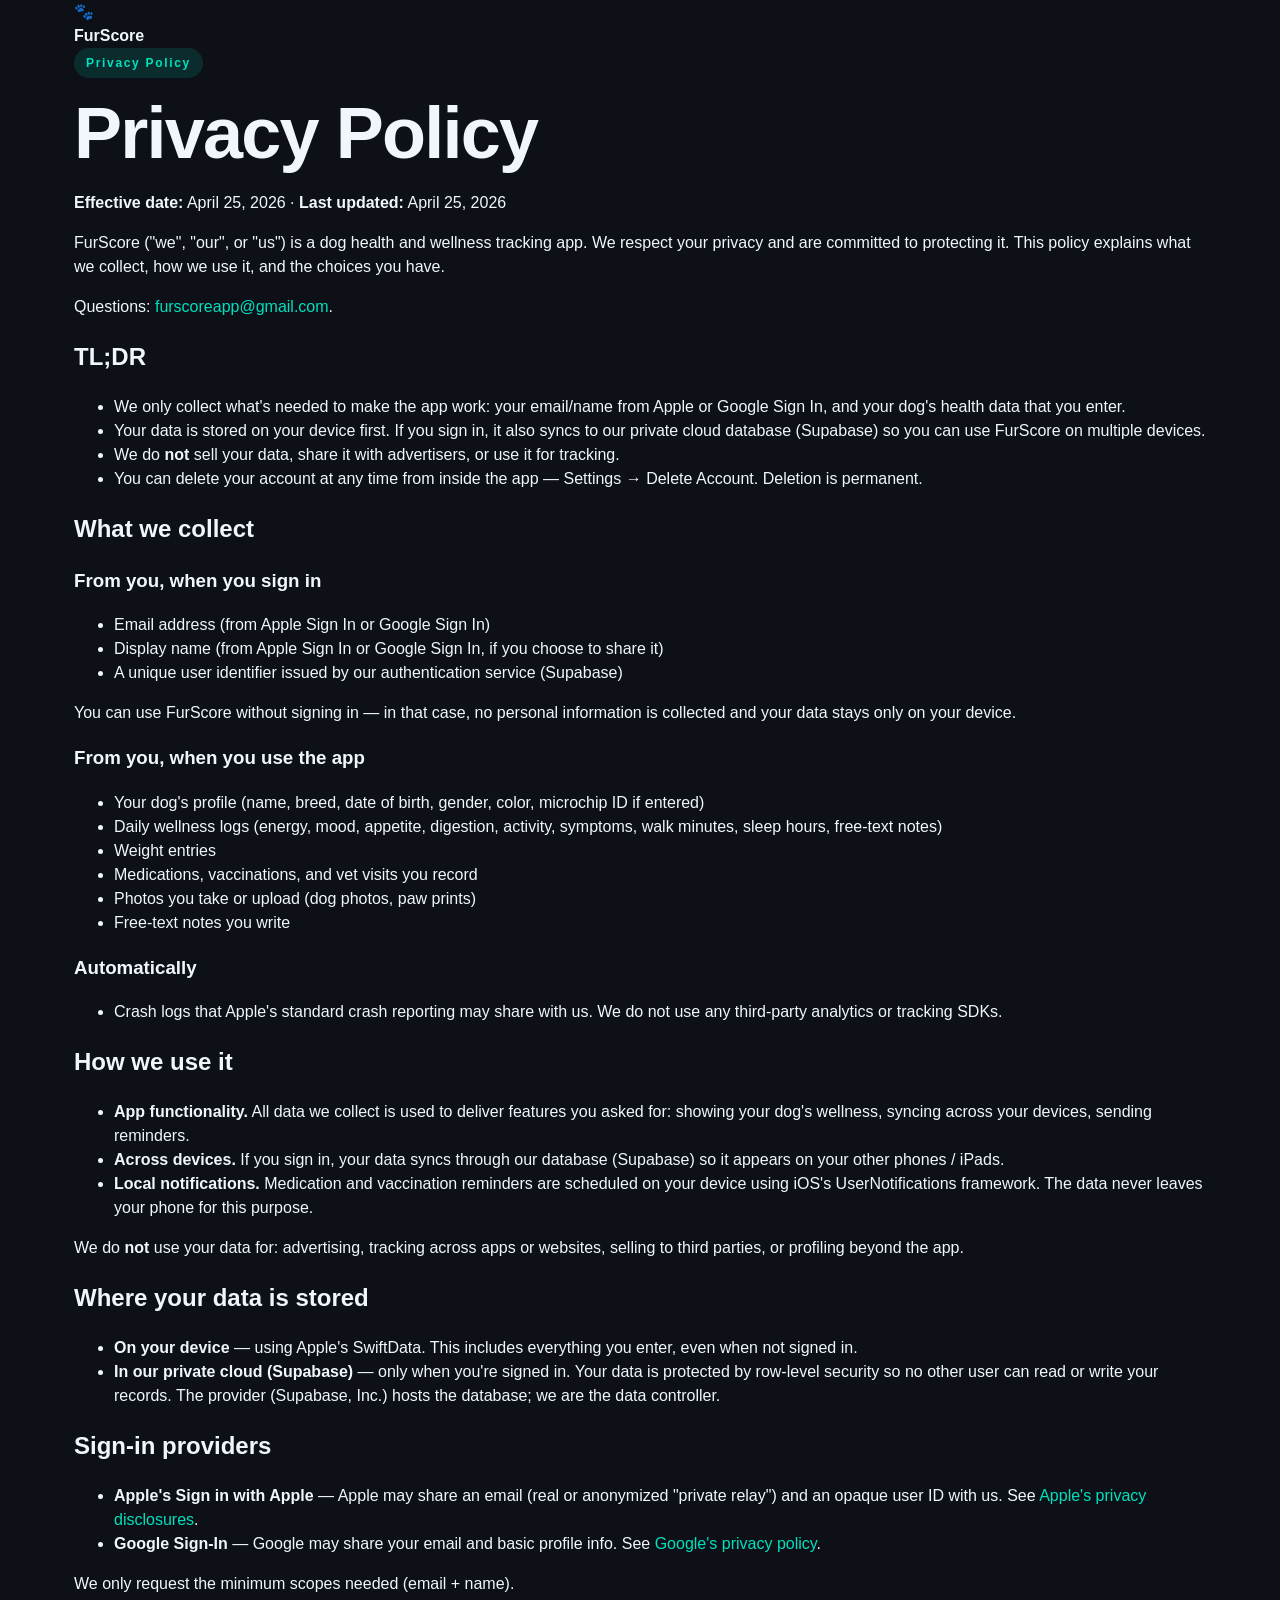
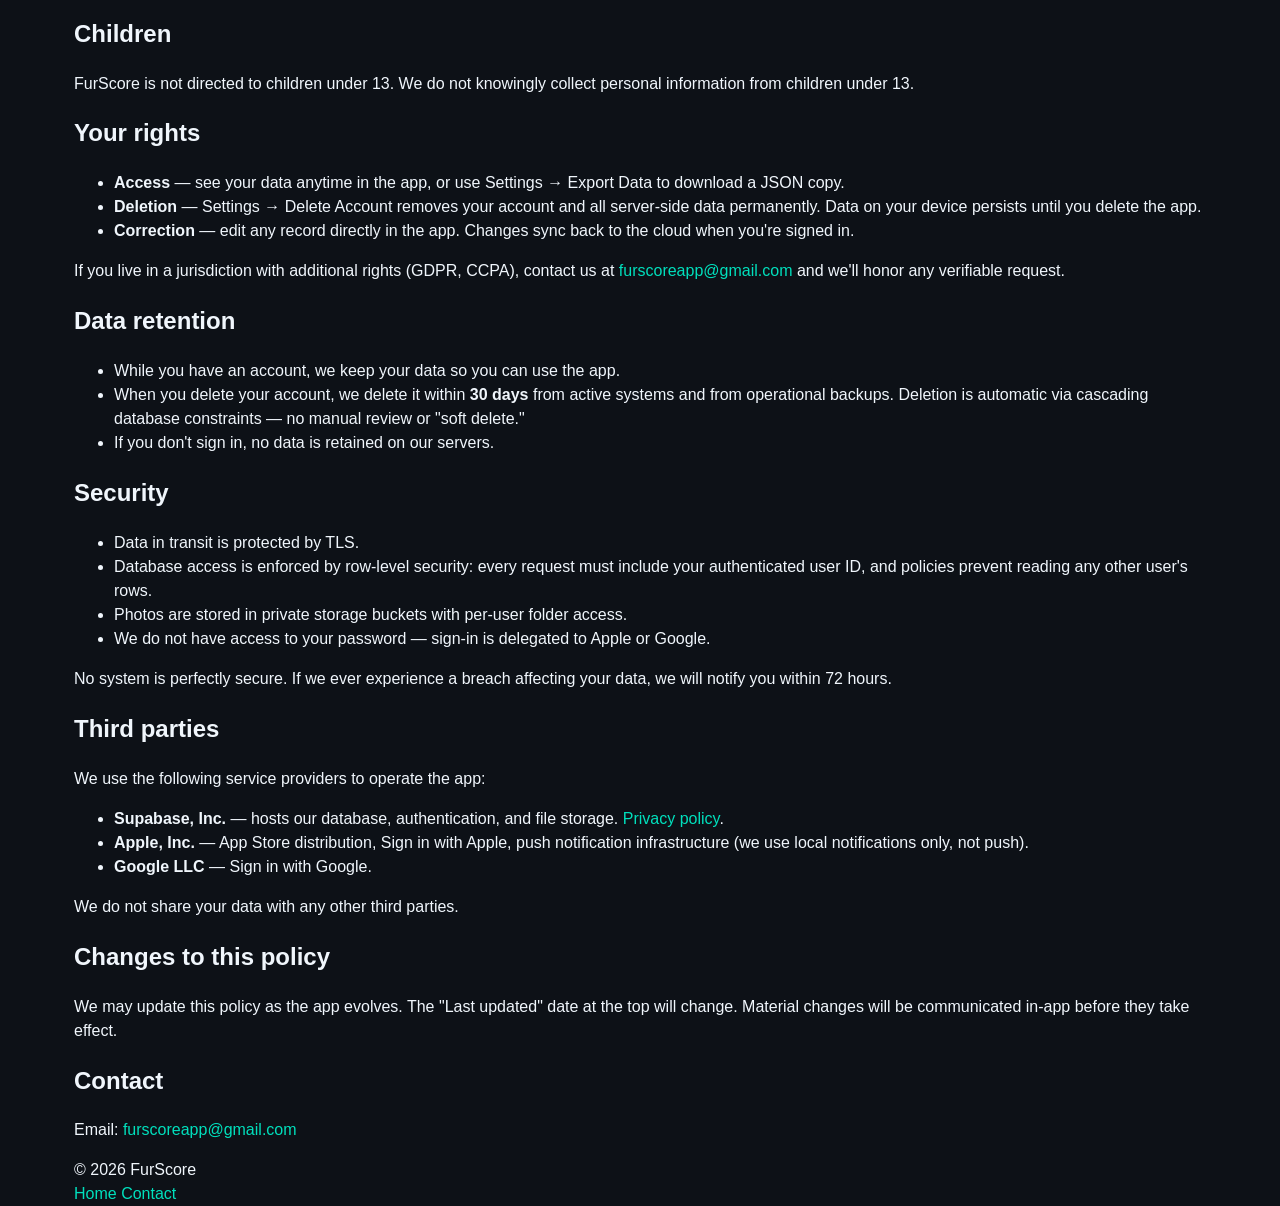
<file: privacy.html>
<!doctype html>
<html lang="en">
<head>
  <meta charset="utf-8">
  <meta name="viewport" content="width=device-width, initial-scale=1">
  <title>Privacy Policy — FurScore</title>
  <meta name="description" content="FurScore privacy policy. What we collect, how we use it, and your choices.">
  <link rel="stylesheet" href="styles.css">
</head>
<body>
  <main class="container">
    <header class="site-header">
      <div class="logo">🐾</div>
      <div class="brand"><a href="index.html" style="color: inherit;">FurScore</a></div>
    </header>

    <div class="eyebrow">Privacy Policy</div>
    <h1>Privacy Policy</h1>
    <p class="muted"><strong>Effective date:</strong> April 25, 2026 · <strong>Last updated:</strong> April 25, 2026</p>

    <p>FurScore ("we", "our", or "us") is a dog health and wellness tracking app. We respect your privacy and are committed to protecting it. This policy explains what we collect, how we use it, and the choices you have.</p>
    <p>Questions: <a href="mailto:furscoreapp@gmail.com">furscoreapp@gmail.com</a>.</p>

    <div class="card">
      <h2>TL;DR</h2>
      <ul>
        <li>We only collect what's needed to make the app work: your email/name from Apple or Google Sign In, and your dog's health data that you enter.</li>
        <li>Your data is stored on your device first. If you sign in, it also syncs to our private cloud database (Supabase) so you can use FurScore on multiple devices.</li>
        <li>We do <strong>not</strong> sell your data, share it with advertisers, or use it for tracking.</li>
        <li>You can delete your account at any time from inside the app — Settings → Delete Account. Deletion is permanent.</li>
      </ul>
    </div>

    <h2>What we collect</h2>

    <h3>From you, when you sign in</h3>
    <ul>
      <li>Email address (from Apple Sign In or Google Sign In)</li>
      <li>Display name (from Apple Sign In or Google Sign In, if you choose to share it)</li>
      <li>A unique user identifier issued by our authentication service (Supabase)</li>
    </ul>
    <p>You can use FurScore without signing in — in that case, no personal information is collected and your data stays only on your device.</p>

    <h3>From you, when you use the app</h3>
    <ul>
      <li>Your dog's profile (name, breed, date of birth, gender, color, microchip ID if entered)</li>
      <li>Daily wellness logs (energy, mood, appetite, digestion, activity, symptoms, walk minutes, sleep hours, free-text notes)</li>
      <li>Weight entries</li>
      <li>Medications, vaccinations, and vet visits you record</li>
      <li>Photos you take or upload (dog photos, paw prints)</li>
      <li>Free-text notes you write</li>
    </ul>

    <h3>Automatically</h3>
    <ul>
      <li>Crash logs that Apple's standard crash reporting may share with us. We do not use any third-party analytics or tracking SDKs.</li>
    </ul>

    <h2>How we use it</h2>
    <ul>
      <li><strong>App functionality.</strong> All data we collect is used to deliver features you asked for: showing your dog's wellness, syncing across your devices, sending reminders.</li>
      <li><strong>Across devices.</strong> If you sign in, your data syncs through our database (Supabase) so it appears on your other phones / iPads.</li>
      <li><strong>Local notifications.</strong> Medication and vaccination reminders are scheduled on your device using iOS's UserNotifications framework. The data never leaves your phone for this purpose.</li>
    </ul>
    <p>We do <strong>not</strong> use your data for: advertising, tracking across apps or websites, selling to third parties, or profiling beyond the app.</p>

    <h2>Where your data is stored</h2>
    <ul>
      <li><strong>On your device</strong> — using Apple's SwiftData. This includes everything you enter, even when not signed in.</li>
      <li><strong>In our private cloud (Supabase)</strong> — only when you're signed in. Your data is protected by row-level security so no other user can read or write your records. The provider (Supabase, Inc.) hosts the database; we are the data controller.</li>
    </ul>

    <h2>Sign-in providers</h2>
    <ul>
      <li><strong>Apple's Sign in with Apple</strong> — Apple may share an email (real or anonymized "private relay") and an opaque user ID with us. See <a href="https://www.apple.com/legal/privacy/data/en/sign-in-with-apple/" target="_blank" rel="noopener">Apple's privacy disclosures</a>.</li>
      <li><strong>Google Sign-In</strong> — Google may share your email and basic profile info. See <a href="https://policies.google.com/privacy" target="_blank" rel="noopener">Google's privacy policy</a>.</li>
    </ul>
    <p>We only request the minimum scopes needed (email + name).</p>

    <h2>Children</h2>
    <p>FurScore is not directed to children under 13. We do not knowingly collect personal information from children under 13.</p>

    <h2>Your rights</h2>
    <ul>
      <li><strong>Access</strong> — see your data anytime in the app, or use Settings → Export Data to download a JSON copy.</li>
      <li><strong>Deletion</strong> — Settings → Delete Account removes your account and all server-side data permanently. Data on your device persists until you delete the app.</li>
      <li><strong>Correction</strong> — edit any record directly in the app. Changes sync back to the cloud when you're signed in.</li>
    </ul>
    <p>If you live in a jurisdiction with additional rights (GDPR, CCPA), contact us at <a href="mailto:furscoreapp@gmail.com">furscoreapp@gmail.com</a> and we'll honor any verifiable request.</p>

    <h2>Data retention</h2>
    <ul>
      <li>While you have an account, we keep your data so you can use the app.</li>
      <li>When you delete your account, we delete it within <strong>30 days</strong> from active systems and from operational backups. Deletion is automatic via cascading database constraints — no manual review or "soft delete."</li>
      <li>If you don't sign in, no data is retained on our servers.</li>
    </ul>

    <h2>Security</h2>
    <ul>
      <li>Data in transit is protected by TLS.</li>
      <li>Database access is enforced by row-level security: every request must include your authenticated user ID, and policies prevent reading any other user's rows.</li>
      <li>Photos are stored in private storage buckets with per-user folder access.</li>
      <li>We do not have access to your password — sign-in is delegated to Apple or Google.</li>
    </ul>
    <p>No system is perfectly secure. If we ever experience a breach affecting your data, we will notify you within 72 hours.</p>

    <h2>Third parties</h2>
    <p>We use the following service providers to operate the app:</p>
    <ul>
      <li><strong>Supabase, Inc.</strong> — hosts our database, authentication, and file storage. <a href="https://supabase.com/privacy" target="_blank" rel="noopener">Privacy policy</a>.</li>
      <li><strong>Apple, Inc.</strong> — App Store distribution, Sign in with Apple, push notification infrastructure (we use local notifications only, not push).</li>
      <li><strong>Google LLC</strong> — Sign in with Google.</li>
    </ul>
    <p>We do not share your data with any other third parties.</p>

    <h2>Changes to this policy</h2>
    <p>We may update this policy as the app evolves. The "Last updated" date at the top will change. Material changes will be communicated in-app before they take effect.</p>

    <h2>Contact</h2>
    <p>Email: <a href="mailto:furscoreapp@gmail.com">furscoreapp@gmail.com</a></p>

    <footer>
      <div>© 2026 FurScore</div>
      <nav>
        <a href="index.html">Home</a>
        <a href="mailto:furscoreapp@gmail.com">Contact</a>
      </nav>
    </footer>
  </main>
</body>
</html>
</file>
<file: styles.css>
/* ============================================================
   FurScore — landing page styles
   Brand: emerald primary #00C9A7, coral #FF6B6B, amber #FFB347
   ============================================================ */

/* Dark = default. Light theme is opt-in via [data-theme="light"]. */
:root {
  --bg: #0d1117;
  --bg-soft: #161b22;
  --bg-card: #1a1f29;
  --ink: #f0f6fc;
  --ink-2: #c9d1d9;
  --muted: #8b949e;
  --muted-2: #6e7681;
  --line: rgba(255, 255, 255, 0.08);
  --line-strong: rgba(255, 255, 255, 0.12);
  --primary: #00c9a7;
  --primary-dark: #00e0bd;
  --primary-soft: rgba(0, 201, 167, 0.15);
  --coral: #ff6b6b;
  --gold: #ffb347;
  --indigo: #6366f1;
  --shadow-sm: 0 2px 8px rgba(0, 0, 0, 0.30);
  --shadow-md: 0 12px 32px rgba(0, 0, 0, 0.40);
  --shadow-lg: 0 24px 60px rgba(0, 0, 0, 0.50);
  --hero-bg-1: rgba(0, 201, 167, 0.20);
  --hero-bg-2: rgba(255, 179, 71, 0.16);
  --hero-bg-base: linear-gradient(180deg, #0d1117 0%, #0d1117 70%);
  --topnav-bg: rgba(13, 17, 23, 0.78);
  --topnav-border: rgba(255, 255, 255, 0.06);
  --footer-bg: #06080b;
  --radius-sm: 12px;
  --radius-md: 18px;
  --radius-lg: 28px;
  --container: 1180px;
}

:root[data-theme="light"] {
  --bg: #ffffff;
  --bg-soft: #f7fafa;
  --bg-card: #ffffff;
  --ink: #0d1117;
  --ink-2: #2f3a46;
  --muted: #5e6b7a;
  --muted-2: #8a96a3;
  --line: #e6ecef;
  --line-strong: #d4dce0;
  --primary-dark: #00a386;
  --primary-soft: #e0f7f2;
  --shadow-sm: 0 2px 8px rgba(13, 17, 23, 0.06);
  --shadow-md: 0 12px 32px rgba(13, 17, 23, 0.10);
  --shadow-lg: 0 24px 60px rgba(13, 17, 23, 0.18);
  --hero-bg-1: rgba(0,201,167,0.18);
  --hero-bg-2: rgba(255,179,71,0.18);
  --hero-bg-base: linear-gradient(180deg, #f7fafa 0%, #ffffff 70%);
  --topnav-bg: rgba(255, 255, 255, 0.85);
  --topnav-border: rgba(13, 17, 23, 0.06);
  --footer-bg: #0d1117;
}

* { box-sizing: border-box; }
html { scroll-behavior: smooth; }
body {
  margin: 0;
  padding: 0;
  font-family: 'Inter', -apple-system, BlinkMacSystemFont, 'SF Pro Text', sans-serif;
  background: var(--bg);
  color: var(--ink);
  line-height: 1.5;
  -webkit-font-smoothing: antialiased;
  -moz-osx-font-smoothing: grayscale;
  transition: background-color 0.2s ease, color 0.2s ease;
}

a { color: var(--primary-dark); text-decoration: none; transition: color 0.15s ease; }
a:hover { color: var(--primary); }

img { max-width: 100%; display: block; }

.container {
  max-width: var(--container);
  margin: 0 auto;
  padding: 0 24px;
}

/* ===== Top nav ===== */
.topnav {
  position: sticky;
  top: 0;
  z-index: 50;
  background: var(--topnav-bg);
  backdrop-filter: saturate(180%) blur(16px);
  -webkit-backdrop-filter: saturate(180%) blur(16px);
  border-bottom: 1px solid var(--topnav-border);
}
.topnav-inner {
  max-width: var(--container);
  margin: 0 auto;
  padding: 14px 24px;
  display: flex;
  align-items: center;
  justify-content: space-between;
}
.brand {
  display: flex; align-items: center; gap: 8px;
  color: var(--ink); font-weight: 700;
}
.brand:hover { color: var(--ink); }
.brand-mark { font-size: 22px; }
.brand-name { font-size: 18px; letter-spacing: -0.01em; }
.topnav-links { display: flex; gap: 28px; align-items: center; }
.topnav-links a {
  color: var(--ink-2);
  font-weight: 500;
  font-size: 15px;
}
.topnav-links a:hover { color: var(--primary-dark); }

/* Theme toggle — premium pill with both icons visible, slider behind
   the active one. Same language as Linear / Vercel / Stripe site nav. */
.theme-toggle {
  position: relative;
  display: inline-flex;
  align-items: center;
  justify-content: space-between;
  width: 64px;
  height: 32px;
  padding: 0 6px;
  border-radius: 999px;
  background:
    linear-gradient(180deg, rgba(255,255,255,0.04) 0%, rgba(255,255,255,0) 100%),
    rgba(255, 255, 255, 0.04);
  border: 1px solid var(--line-strong);
  cursor: pointer;
  transition: border-color 0.2s ease, background 0.2s ease, box-shadow 0.2s ease;
  box-shadow: inset 0 1px 0 rgba(255,255,255,0.06);
}
:root[data-theme="light"] .theme-toggle {
  background:
    linear-gradient(180deg, rgba(13,17,23,0.04) 0%, rgba(13,17,23,0) 100%),
    rgba(13, 17, 23, 0.03);
  box-shadow: inset 0 1px 0 rgba(13,17,23,0.04);
}
.theme-toggle:hover {
  border-color: rgba(0, 201, 167, 0.5);
  box-shadow:
    inset 0 1px 0 rgba(255,255,255,0.06),
    0 0 16px rgba(0, 201, 167, 0.18);
}

/* Sliding pill behind the active icon */
.theme-toggle::before {
  content: "";
  position: absolute;
  top: 3px;
  left: 3px;
  width: 24px;
  height: 24px;
  border-radius: 999px;
  background: linear-gradient(135deg, #00c9a7 0%, #00a386 100%);
  box-shadow:
    0 4px 10px rgba(0, 201, 167, 0.45),
    inset 0 1px 0 rgba(255, 255, 255, 0.25);
  transition: transform 0.28s cubic-bezier(0.34, 1.56, 0.64, 1);
}
:root[data-theme="light"] .theme-toggle::before {
  transform: translateX(32px);
}

.theme-toggle svg {
  width: 14px;
  height: 14px;
  position: relative;
  z-index: 1;
  transition: color 0.2s ease;
}
.theme-toggle .icon-moon { color: #fff; margin-left: 2px; }
.theme-toggle .icon-sun { color: var(--muted); margin-right: 2px; }
:root[data-theme="light"] .theme-toggle .icon-moon { color: var(--muted); }
:root[data-theme="light"] .theme-toggle .icon-sun { color: #fff; }

/* ===== Hero ===== */
.hero {
  position: relative;
  padding: 80px 0 100px;
  overflow: hidden;
}
.hero-bg {
  position: absolute;
  inset: 0;
  z-index: -1;
  background:
    radial-gradient(900px 500px at 20% 0%, var(--hero-bg-1), transparent 60%),
    radial-gradient(700px 500px at 90% 20%, var(--hero-bg-2), transparent 60%),
    var(--hero-bg-base);
}
.hero-grid {
  display: grid;
  grid-template-columns: 1.1fr 1fr;
  gap: 56px;
  align-items: center;
}
.eyebrow {
  display: inline-block;
  font-size: 12px;
  font-weight: 700;
  letter-spacing: 0.14em;
  color: var(--primary-dark);
  background: var(--primary-soft);
  padding: 6px 12px;
  border-radius: 999px;
  margin-bottom: 18px;
}
.eyebrow-light {
  background: rgba(255, 255, 255, 0.18);
  color: #fff;
}
h1 {
  font-size: clamp(38px, 6vw, 72px);
  line-height: 1.04;
  font-weight: 800;
  letter-spacing: -0.025em;
  margin: 0 0 20px;
  color: var(--ink);
}
.grad-text {
  background: linear-gradient(135deg, #00c9a7 0%, #00a386 60%, #ffb347 110%);
  -webkit-background-clip: text;
  background-clip: text;
  color: transparent;
}
.lede {
  font-size: 18px;
  line-height: 1.65;
  color: var(--muted);
  max-width: 540px;
  margin: 0 0 32px;
}
.cta-row {
  display: flex;
  flex-wrap: wrap;
  gap: 12px;
  margin-bottom: 28px;
}

.btn {
  display: inline-flex;
  align-items: center;
  justify-content: center;
  gap: 8px;
  padding: 14px 22px;
  border-radius: 999px;
  font-weight: 600;
  font-size: 15px;
  border: none;
  cursor: pointer;
  transition: transform 0.15s ease, box-shadow 0.2s ease, background 0.2s ease;
  text-decoration: none;
}
.btn-primary {
  background: linear-gradient(135deg, #00c9a7, #00a386);
  color: #fff;
  box-shadow: var(--shadow-md);
}
.btn-primary:hover {
  transform: translateY(-1px);
  box-shadow: var(--shadow-lg);
  color: #fff;
}
.btn-ghost {
  background: transparent;
  color: var(--ink);
  border: 1px solid var(--line-strong);
}
.btn-ghost:hover {
  border-color: var(--primary);
  color: var(--primary);
}
.btn-lg { padding: 18px 28px; font-size: 16px; }

.trust-row {
  display: flex;
  flex-wrap: wrap;
  gap: 22px;
  font-size: 14px;
  color: var(--muted);
}
.trust-item { white-space: nowrap; }

/* ===== Phone frame ===== */
.hero-phone {
  display: flex;
  justify-content: center;
}
.phone-frame {
  width: 320px;
  border-radius: 44px;
  padding: 6px;
  /* Lighter bezel gradient at top so the phone reads as a physical
     object against a near-black page. The previous #1a1f29 → #0d1117
     blended into the dark background. */
  background: linear-gradient(160deg, #3a4150 0%, #1f242e 60%, #15191f 100%);
  box-shadow:
    0 30px 80px rgba(0, 0, 0, 0.55),
    0 0 60px rgba(0, 201, 167, 0.22),
    0 0 0 1px rgba(255, 255, 255, 0.14),
    inset 0 1px 0 rgba(255, 255, 255, 0.18);
  transform: rotate(-2deg);
}
:root[data-theme="light"] .phone-frame {
  background: linear-gradient(160deg, #1a1f29 0%, #0d1117 100%);
  box-shadow:
    0 30px 80px rgba(13, 17, 23, 0.28),
    0 0 60px rgba(0, 201, 167, 0.18),
    0 0 0 1px rgba(13, 17, 23, 0.08),
    inset 0 1px 0 rgba(255, 255, 255, 0.10);
}
.phone-frame img {
  border-radius: 38px;
  display: block;
  width: 100%;
}
/* phone-frame-sm: base dimensions used in showcase (fluid override applied in .showcase-item context) */
.phone-frame-sm { width: 200px; transform: rotate(0); }

/* ===== Sections ===== */
section { padding: 96px 0; }

.section-header { text-align: center; margin: 0 auto 64px; max-width: 760px; }
.section-header h2 {
  font-size: clamp(30px, 4vw, 46px);
  line-height: 1.12;
  font-weight: 800;
  letter-spacing: -0.02em;
  margin: 0 0 16px;
  text-wrap: balance;
}
.section-lede {
  color: var(--muted);
  font-size: 17px;
  line-height: 1.65;
  margin: 0;
  text-wrap: pretty;
  max-width: 600px;
  margin-left: auto;
  margin-right: auto;
}

/* ===== Features grid ===== */
.features {
  background: var(--bg-soft);
  border-top: 1px solid var(--line);
  border-bottom: 1px solid var(--line);
}
.feature-grid {
  display: grid;
  grid-template-columns: repeat(3, 1fr);
  gap: 20px;
}
/* Glass card — semi-transparent bg, subtle inner highlight along the top
   edge, soft outer glow. Matches the app's `.pawGlassCard` modifier. */
.feature-card {
  position: relative;
  background: var(--bg-card);
  border-radius: var(--radius-md);
  padding: 28px;
  box-shadow: var(--shadow-sm);
  border: 1px solid var(--line-strong);
  transition: transform 0.25s ease, box-shadow 0.25s ease, border-color 0.25s ease;
  overflow: hidden;
  will-change: transform;
}
.feature-card::before {
  content: "";
  position: absolute;
  inset: 0;
  pointer-events: none;
  border-radius: inherit;
  background: linear-gradient(180deg, rgba(255,255,255,0.06) 0%, transparent 35%);
  opacity: 1;
}
:root[data-theme="light"] .feature-card::before {
  background: linear-gradient(180deg, rgba(0,201,167,0.04) 0%, transparent 40%);
}
.feature-card:hover {
  transform: translateY(-3px);
  box-shadow: var(--shadow-md);
  border-color: rgba(0, 201, 167, 0.35);
}
.feature-icon { /* legacy alias */ }

/* ===== Reusable icon tile ===== */
.icon-tile {
  width: 52px;
  height: 52px;
  border-radius: 14px;
  display: inline-flex;
  align-items: center;
  justify-content: center;
  margin-bottom: 18px;
  background: linear-gradient(135deg, var(--tint, #00C9A7), color-mix(in srgb, var(--tint, #00C9A7) 78%, black));
  box-shadow: 0 6px 16px color-mix(in srgb, var(--tint, #00C9A7) 35%, transparent);
}
.icon-tile svg { width: 26px; height: 26px; display: block; }
.icon-tile-sm { width: 48px; height: 48px; border-radius: 12px; }
.icon-tile-sm svg { width: 24px; height: 24px; }
.icon-tile-lg { width: 60px; height: 60px; border-radius: 16px; margin: 0 auto 18px; }
.icon-tile-lg svg { width: 30px; height: 30px; }

/* Hero trust dots — small color tokens beside each item */
.trust-dot {
  display: inline-block;
  width: 7px;
  height: 7px;
  border-radius: 50%;
  margin-right: 7px;
  vertical-align: middle;
  /* Use a transparent background-based ring so the ring color matches the dot */
  box-shadow: 0 0 0 3px rgba(255, 255, 255, 0.08);
}
.feature-card h3 {
  font-size: 18px;
  font-weight: 700;
  margin: 0 0 8px;
  letter-spacing: -0.01em;
}
.feature-card p {
  margin: 0;
  color: var(--muted);
  font-size: 15px;
  line-height: 1.55;
}

/* ===== Showcase strip ===== */
.showcase {
  background: var(--bg-soft);
  border-top: 1px solid var(--line);
  border-bottom: 1px solid var(--line);
  padding: 112px 0;
}
.showcase-strip {
  display: grid;
  grid-template-columns: repeat(5, 1fr);
  gap: 20px;
  /* Align all rows from the top so phones share the same baseline */
  align-items: start;
}
.showcase-item {
  margin: 0;
  display: flex;
  flex-direction: column;
  align-items: center;
  text-align: center;
  /* No gap — we control spacing precisely below */
}
/* Phone wrapper: fixed aspect ratio locks height regardless of image load state */
.showcase-item .phone-frame-sm {
  width: 100%;
  max-width: 200px;
  /* iPhone aspect ratio 1284:2778 ≈ 9:19.47 */
  aspect-ratio: 1284 / 2778;
  transform: none;
  /* Subtle elevation so phones read as objects */
  box-shadow:
    0 16px 48px rgba(0, 0, 0, 0.45),
    0 0 0 1px rgba(255, 255, 255, 0.10),
    inset 0 1px 0 rgba(255, 255, 255, 0.14);
  transition: transform 0.3s cubic-bezier(0.34, 1.56, 0.64, 1), box-shadow 0.3s ease;
}
:root[data-theme="light"] .showcase-item .phone-frame-sm {
  box-shadow:
    0 16px 48px rgba(13, 17, 23, 0.20),
    0 0 0 1px rgba(13, 17, 23, 0.08),
    inset 0 1px 0 rgba(255, 255, 255, 0.20);
}
.showcase-item .phone-frame-sm:hover {
  transform: translateY(-6px) scale(1.02);
  box-shadow:
    0 28px 64px rgba(0, 0, 0, 0.55),
    0 0 40px rgba(0, 201, 167, 0.18),
    0 0 0 1px rgba(255, 255, 255, 0.14),
    inset 0 1px 0 rgba(255, 255, 255, 0.18);
}
:root[data-theme="light"] .showcase-item .phone-frame-sm:hover {
  box-shadow:
    0 28px 64px rgba(13, 17, 23, 0.26),
    0 0 40px rgba(0, 201, 167, 0.14),
    0 0 0 1px rgba(13, 17, 23, 0.10),
    inset 0 1px 0 rgba(255, 255, 255, 0.24);
}
.showcase-item figcaption {
  display: flex;
  flex-direction: column;
  gap: 4px;
  /* Fixed height so caption variation never pushes phones up/down.
     Two-line caption at 13px/1.4 = ~36px + title line ~21px + gap 4px + margin 16px = ~77px.
     We give it enough room for 2 caption lines without affecting phone position. */
  min-height: 72px;
  margin-top: 16px;
  padding: 0 4px;
}
.showcase-item strong {
  font-size: 14px;
  font-weight: 700;
  color: var(--ink);
  letter-spacing: -0.01em;
  display: block;
}
.showcase-item span {
  font-size: 12.5px;
  color: var(--muted);
  line-height: 1.45;
  text-wrap: balance;
  display: block;
}

/* ===== Designed with Care ===== */
.craft-section {
  background: var(--bg-soft);
  border-top: 1px solid var(--line);
}
.craft-grid {
  display: grid;
  grid-template-columns: repeat(3, 1fr);
  gap: 28px;
  max-width: 1080px;
  margin: 0 auto;
}
.craft-item {
  text-align: center;
}
.craft-item .icon-tile { margin: 0 auto 14px; }
.craft-item h4 {
  font-size: 17px;
  font-weight: 700;
  margin: 0 0 6px;
  color: var(--ink);
  letter-spacing: -0.01em;
}
.craft-item p {
  margin: 0;
  color: var(--muted);
  font-size: 14.5px;
  line-height: 1.55;
}

/* ===== FAQ ===== */
.faq-section {
  background: var(--bg);
  border-top: 1px solid var(--line);
}
.faq-list {
  max-width: 760px;
  margin: 0 auto;
  display: flex;
  flex-direction: column;
  gap: 12px;
}
.faq-item {
  background: var(--bg-card);
  border: 1px solid var(--line-strong);
  border-radius: var(--radius-md);
  padding: 0;
  overflow: hidden;
  transition: box-shadow 0.2s ease, border-color 0.2s ease;
}
.faq-item[open] {
  box-shadow: var(--shadow-sm);
  border-color: rgba(0, 201, 167, 0.35);
}
.faq-item summary {
  list-style: none;
  cursor: pointer;
  padding: 20px 24px;
  font-size: 16px;
  font-weight: 600;
  color: var(--ink);
  position: relative;
  padding-right: 56px;
  user-select: none;
}
.faq-item summary::-webkit-details-marker { display: none; }
.faq-item summary::after {
  content: "+";
  position: absolute;
  right: 24px;
  top: 50%;
  transform: translateY(-50%);
  font-size: 22px;
  font-weight: 400;
  color: var(--muted);
  transition: transform 0.2s ease, color 0.2s ease;
  line-height: 1;
}
.faq-item[open] summary::after {
  content: "−";
  color: var(--primary-dark);
}
.faq-item p {
  margin: 0;
  padding: 0 24px 22px;
  color: var(--muted);
  font-size: 15px;
  line-height: 1.6;
}
.faq-item p a { color: var(--primary-dark); text-decoration: underline; }

/* ===== Trust ===== */
.trust-section { background: var(--bg-soft); border-top: 1px solid var(--line); border-bottom: 1px solid var(--line); }
.trust-grid {
  display: grid;
  grid-template-columns: repeat(3, 1fr);
  gap: 20px;
}
.trust-card {
  position: relative;
  background: var(--bg-card);
  border-radius: var(--radius-md);
  padding: 32px;
  border: 1px solid var(--line-strong);
  box-shadow: var(--shadow-sm);
  text-align: center;
  overflow: hidden;
  transition: transform 0.25s ease, box-shadow 0.25s ease, border-color 0.25s ease;
  will-change: transform;
}
.trust-card::before {
  content: "";
  position: absolute;
  inset: 0;
  pointer-events: none;
  border-radius: inherit;
  background: linear-gradient(180deg, rgba(255,255,255,0.06) 0%, transparent 35%);
}
:root[data-theme="light"] .trust-card::before {
  background: linear-gradient(180deg, rgba(0,201,167,0.04) 0%, transparent 40%);
}
.trust-card:hover {
  transform: translateY(-3px);
  box-shadow: var(--shadow-md);
  border-color: rgba(0, 201, 167, 0.28);
}
.trust-card h3 {
  font-size: 18px;
  font-weight: 700;
  margin: 0 0 8px;
}
.trust-card p {
  margin: 0;
  color: var(--muted);
  font-size: 15px;
}

/* ===== Waitlist ===== */
.waitlist { background: var(--bg); }
.waitlist-card {
  background:
    radial-gradient(800px 400px at 0% 0%, rgba(255,255,255,0.16), transparent 60%),
    linear-gradient(135deg, #00c9a7 0%, #00a386 100%);
  border-radius: var(--radius-lg);
  padding: 64px 48px;
  text-align: center;
  color: #fff;
  box-shadow: 0 30px 60px rgba(0, 201, 167, 0.25);
}
.waitlist-card h2 {
  color: #fff;
  font-size: clamp(28px, 4vw, 44px);
  line-height: 1.1;
  font-weight: 800;
  letter-spacing: -0.02em;
  margin: 0 0 14px;
}
.waitlist-card p {
  color: rgba(255, 255, 255, 0.92);
  font-size: 17px;
  max-width: 520px;
  margin: 0 auto 28px;
}
.waitlist-card .btn-primary {
  background: #fff;
  color: var(--primary-dark);
  box-shadow: var(--shadow-lg);
}
.waitlist-card .btn-primary:hover { color: var(--primary-dark); background: #fff; }
.muted-tiny {
  font-size: 13px;
  color: rgba(255, 255, 255, 0.7);
  margin-top: 14px;
}
.waitlist-card .muted-tiny a { color: #fff; text-decoration: underline; }

/* ===== Footer ===== */
.site-footer {
  background: var(--footer-bg);
  color: rgba(255, 255, 255, 0.72);
  padding: 56px 0 24px;
}
.site-footer .brand-name { color: #fff; }
.site-footer .brand { color: #fff; }
.site-footer .muted-tiny {
  color: rgba(255, 255, 255, 0.52);
  font-size: 13px;
  margin-top: 10px;
}
.footer-grid {
  display: flex;
  align-items: flex-start;
  justify-content: space-between;
  gap: 32px;
  padding-bottom: 32px;
  border-bottom: 1px solid rgba(255, 255, 255, 0.08);
}
.footer-links {
  display: flex;
  gap: 28px;
}
.footer-links a {
  color: rgba(255, 255, 255, 0.72);
  font-size: 14px;
  font-weight: 500;
}
.footer-links a:hover { color: #fff; }
.copyline {
  padding-top: 24px;
  font-size: 13px;
  color: rgba(255, 255, 255, 0.5);
}

/* ===== Responsive ===== */
@media (max-width: 960px) {
  .hero { padding: 56px 0 72px; }
  .hero-grid {
    grid-template-columns: 1fr;
    gap: 40px;
    text-align: center;
  }
  .hero-copy { display: flex; flex-direction: column; align-items: center; }
  .lede { margin-left: auto; margin-right: auto; }
  .cta-row { justify-content: center; }
  .trust-row { justify-content: center; }
  section { padding: 72px 0; }
  .showcase { padding: 88px 0; }
  .feature-grid { grid-template-columns: repeat(2, 1fr); }
  /* Tablet: show 3 phones per row so each is still legible */
  .showcase-strip {
    grid-template-columns: repeat(3, 1fr);
    gap: 16px;
  }
  /* Hide the 4th and 5th showcase items on tablet to keep 3-up clean */
  .showcase-item:nth-child(4),
  .showcase-item:nth-child(5) {
    display: none;
  }
  .trust-grid { grid-template-columns: 1fr; }
  .craft-grid { grid-template-columns: repeat(2, 1fr); }
  .footer-grid { flex-direction: column; gap: 20px; }
}

@media (max-width: 560px) {
  .topnav-links { gap: 16px; }
  .topnav-links a { font-size: 14px; }
  .feature-grid { grid-template-columns: 1fr; }
  /* Mobile: 2-column phone grid — shows all 5 with last one centered */
  .showcase-strip {
    grid-template-columns: repeat(2, 1fr);
    gap: 20px;
  }
  /* Restore all items on mobile */
  .showcase-item:nth-child(4),
  .showcase-item:nth-child(5) {
    display: flex;
  }
  /* Center the lone 5th item */
  .showcase-item:nth-child(5) {
    grid-column: 1 / -1;
    max-width: 200px;
    margin: 0 auto;
  }
  .showcase-item figcaption { min-height: 60px; }
  .craft-grid { grid-template-columns: 1fr; gap: 24px; }
  .faq-item summary { padding: 18px 20px; font-size: 15px; padding-right: 48px; }
  .faq-item summary::after { right: 18px; }
  .faq-item p { padding: 0 20px 20px; font-size: 14.5px; }
  .waitlist-card { padding: 48px 24px; }
  .phone-frame { width: 280px; }
  .showcase { padding: 72px 0; }
}

/* ============================================================
   Methodology page — long-form documentation styles
   ============================================================ */

.doc {
  background: var(--bg);
  padding: 72px 24px 96px;
}
.doc-inner {
  max-width: 760px;
  margin: 0 auto;
}
.doc-header {
  text-align: left;
  margin-bottom: 56px;
  padding-bottom: 40px;
  border-bottom: 1px solid var(--line-strong);
}
.doc-header h1 {
  font-size: clamp(32px, 4.4vw, 52px);
  line-height: 1.08;
  font-weight: 800;
  letter-spacing: -0.025em;
  margin: 14px 0 18px;
  text-wrap: balance;
}
.doc-header .lede {
  margin: 0 0 14px;
  max-width: none;
}
.doc-header .muted-tiny {
  font-size: 13px;
  color: var(--muted-2);
  margin-top: 0;
}

.doc-section {
  margin-bottom: 56px;
}
.doc-section h2 {
  font-size: 26px;
  font-weight: 700;
  letter-spacing: -0.015em;
  margin: 0 0 16px;
}
.doc-section h3 {
  font-size: 18px;
  font-weight: 700;
  margin: 28px 0 8px;
  display: flex;
  align-items: center;
  gap: 10px;
  flex-wrap: wrap;
}
.doc-section p {
  font-size: 16px;
  line-height: 1.72;
  color: var(--ink-2);
  margin: 0 0 14px;
  text-wrap: pretty;
}
.doc-section ul,
.doc-section ol {
  font-size: 16px;
  line-height: 1.72;
  color: var(--ink-2);
  padding-left: 22px;
  margin: 0 0 14px;
}
.doc-section li { margin-bottom: 8px; }
.doc-section .muted { color: var(--muted); font-size: 14px; }

.weight-badge {
  display: inline-block;
  font-size: 12px;
  font-weight: 700;
  letter-spacing: 0.06em;
  color: var(--primary-dark);
  background: var(--primary-soft);
  padding: 3px 10px;
  border-radius: 999px;
  vertical-align: middle;
}

/* Formula table for the 5-input breakdown */
.formula-block {
  background: var(--bg-card);
  border: 1px solid var(--line-strong);
  border-radius: var(--radius-md);
  padding: 8px 0;
  margin: 24px 0;
  overflow: hidden;
  position: relative;
}
.formula-block::before {
  content: "";
  position: absolute;
  inset: 0;
  pointer-events: none;
  border-radius: inherit;
  background: linear-gradient(180deg, rgba(255,255,255,0.06) 0%, transparent 35%);
}
:root[data-theme="light"] .formula-block::before {
  background: linear-gradient(180deg, rgba(0,201,167,0.04) 0%, transparent 40%);
}
.formula-row {
  display: grid;
  grid-template-columns: 1fr auto 1.6fr;
  gap: 16px;
  align-items: center;
  padding: 16px 24px;
  border-bottom: 1px solid var(--line);
  position: relative;
}
.formula-row:last-child { border-bottom: none; }
.formula-label {
  font-weight: 600;
  color: var(--ink);
  font-size: 16px;
}
.formula-weight {
  display: flex;
  align-items: center;
  justify-content: center;
}
.formula-weight span {
  font-family: 'Inter', sans-serif;
  font-variant-numeric: tabular-nums;
  font-weight: 700;
  font-size: 18px;
  color: var(--primary-dark);
  background: var(--primary-soft);
  padding: 4px 12px;
  border-radius: 8px;
  min-width: 60px;
  text-align: center;
}
.formula-meta {
  font-size: 14px;
  color: var(--muted);
}
.formula-row.formula-penalty .formula-weight span {
  color: var(--coral);
  background: rgba(255, 107, 107, 0.12);
}

/* Score band reference */
.band-grid {
  display: flex;
  flex-direction: column;
  gap: 8px;
  margin: 20px 0 12px;
}
.band-row {
  display: grid;
  grid-template-columns: 110px 140px 1fr;
  gap: 16px;
  align-items: center;
  padding: 14px 18px;
  border-radius: 12px;
  background: var(--bg-card);
  border: 1px solid var(--line-strong);
}
.band-num {
  font-weight: 700;
  font-variant-numeric: tabular-nums;
  letter-spacing: -0.01em;
  font-size: 16px;
}
.band-name {
  font-weight: 600;
  font-size: 15px;
}
.band-meta {
  color: var(--muted);
  font-size: 14px;
}
.band-excellent { border-left: 3px solid #00C9A7; }
.band-excellent .band-num { color: #00C9A7; }
.band-good { border-left: 3px solid #6cd994; }
.band-good .band-num { color: #6cd994; }
.band-fair { border-left: 3px solid #FFB347; }
.band-fair .band-num { color: #FFB347; }
.band-poor { border-left: 3px solid #FF6B6B; }
.band-poor .band-num { color: #FF6B6B; }

/* Caveat list — visually distinct from generic ul */
.caveat-list {
  list-style: none;
  padding: 0;
  margin: 0;
}
.caveat-list li {
  padding: 14px 0 14px 32px;
  border-top: 1px solid var(--line);
  position: relative;
}
.caveat-list li:first-child { border-top: none; padding-top: 0; }
.caveat-list li::before {
  content: "";
  position: absolute;
  left: 0;
  top: 22px;
  width: 18px;
  height: 18px;
  border-radius: 999px;
  background: var(--primary-soft);
  border: 2px solid var(--primary);
  box-sizing: border-box;
}
.caveat-list li:first-child::before { top: 8px; }

/* Citations */
.cite {
  font-size: 12px;
  font-weight: 700;
  color: var(--primary-dark);
  background: var(--primary-soft);
  padding: 1px 6px;
  border-radius: 4px;
  margin-left: 2px;
  vertical-align: super;
  text-decoration: none;
  letter-spacing: 0.02em;
}
.cite:hover { color: var(--primary); background: var(--primary-soft); }

.references {
  font-size: 14px;
  line-height: 1.65;
  color: var(--muted);
  padding-left: 22px;
}
.references li {
  margin-bottom: 12px;
  scroll-margin-top: 80px;
}
.references li:target {
  background: var(--primary-soft);
  border-radius: 6px;
  padding: 6px 10px;
  margin-left: -10px;
  margin-right: -10px;
}
.references strong { color: var(--ink); font-weight: 600; }
.references em { color: var(--ink-2); }
.references a { color: var(--primary-dark); }

/* Doc CTA */
.doc-cta {
  text-align: center;
  padding: 40px 24px;
  background: var(--bg-soft);
  border: 1px solid var(--line-strong);
  border-radius: var(--radius-md);
  margin-top: 48px;
}
.doc-cta p {
  margin: 0 0 18px;
  font-size: 17px;
  color: var(--ink-2);
}

/* Responsive */
@media (max-width: 720px) {
  .doc { padding: 56px 20px 80px; }
  .doc-header h1 { font-size: 30px; }
  .formula-row {
    grid-template-columns: 1fr auto;
    gap: 8px 16px;
  }
  .formula-meta { grid-column: 1 / -1; padding-top: 4px; }
  .band-row {
    grid-template-columns: 90px 1fr;
    gap: 4px 14px;
  }
  .band-meta { grid-column: 1 / -1; padding-top: 2px; }
}

/* ===== Methodology callout (landing page) ===== */
.methodology-callout {
  background: var(--bg-soft);
  border-top: 1px solid var(--line);
  border-bottom: 1px solid var(--line);
  padding: 80px 0;
}
.callout-card {
  position: relative;
  max-width: 760px;
  margin: 0 auto;
  text-align: center;
  padding: 48px 40px;
  border-radius: var(--radius-lg);
  background: var(--bg-card);
  border: 1px solid var(--line-strong);
  box-shadow: var(--shadow-md);
  overflow: hidden;
}
.callout-card::before {
  content: "";
  position: absolute;
  inset: 0;
  pointer-events: none;
  border-radius: inherit;
  background:
    radial-gradient(600px 220px at 50% 0%, rgba(0,201,167,0.16), transparent 60%),
    linear-gradient(180deg, rgba(255,255,255,0.04) 0%, transparent 35%);
}
:root[data-theme="light"] .callout-card::before {
  background:
    radial-gradient(600px 220px at 50% 0%, rgba(0,201,167,0.10), transparent 60%),
    linear-gradient(180deg, rgba(0,201,167,0.04) 0%, transparent 40%);
}
.callout-eyebrow {
  display: inline-block;
  font-size: 11px;
  font-weight: 700;
  letter-spacing: 0.16em;
  color: var(--primary-dark);
  background: var(--primary-soft);
  padding: 6px 14px;
  border-radius: 999px;
  margin-bottom: 18px;
  position: relative;
}
.callout-card h2 {
  font-size: clamp(26px, 3.6vw, 38px);
  line-height: 1.15;
  font-weight: 800;
  letter-spacing: -0.02em;
  margin: 0 0 14px;
  text-wrap: balance;
  position: relative;
}
.callout-card p {
  font-size: 16px;
  line-height: 1.65;
  color: var(--muted);
  max-width: 580px;
  margin: 0 auto 24px;
  position: relative;
}
.btn-callout {
  position: relative;
  margin-bottom: 28px;
}
.callout-citations {
  display: flex;
  flex-wrap: wrap;
  justify-content: center;
  gap: 10px 16px;
  padding-top: 24px;
  border-top: 1px solid var(--line);
  position: relative;
}
.callout-citations span {
  font-size: 12px;
  font-weight: 600;
  letter-spacing: 0.05em;
  color: var(--muted-2);
  text-transform: uppercase;
  padding: 4px 10px;
  background: var(--bg-soft);
  border: 1px solid var(--line);
  border-radius: 6px;
}

@media (max-width: 720px) {
  .methodology-callout { padding: 64px 0; }
  .callout-card { padding: 36px 24px; }
  .callout-citations { gap: 8px; }
  .callout-citations span { font-size: 11px; padding: 3px 8px; }
}
</file>
